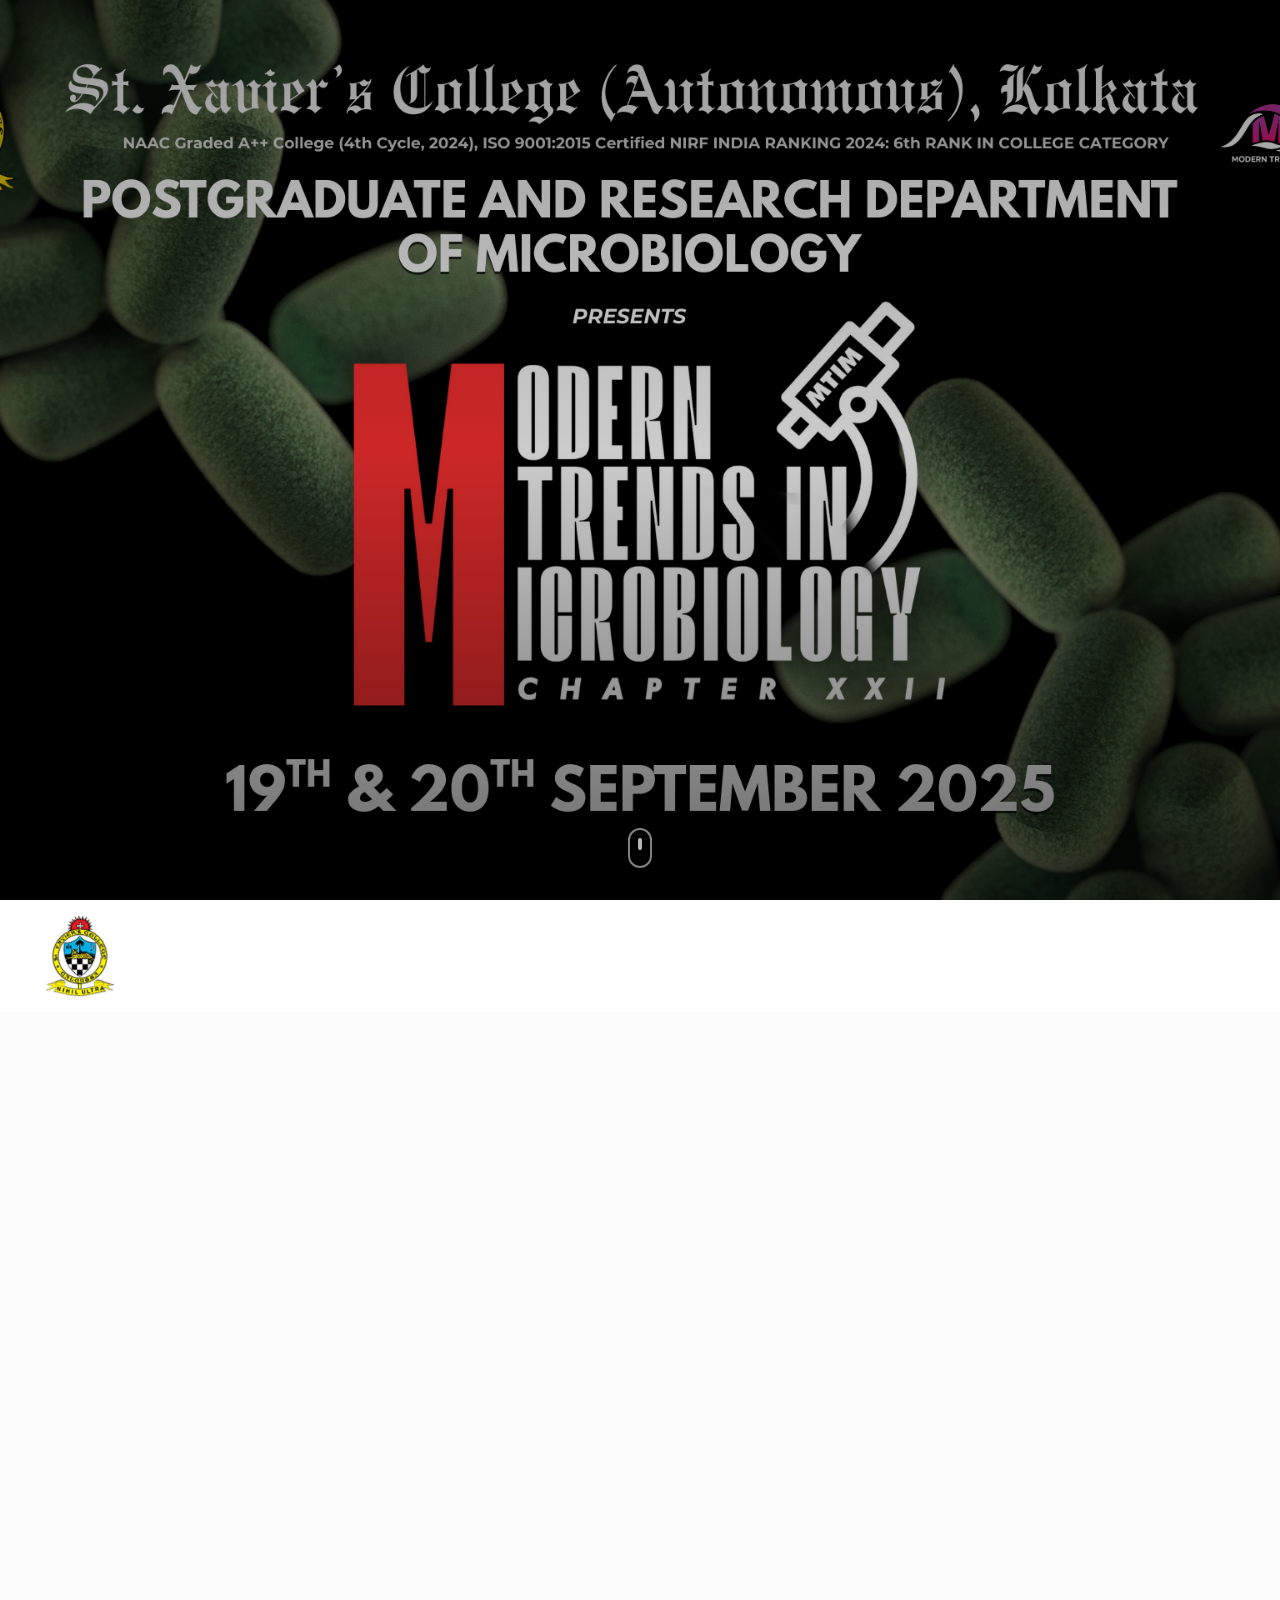
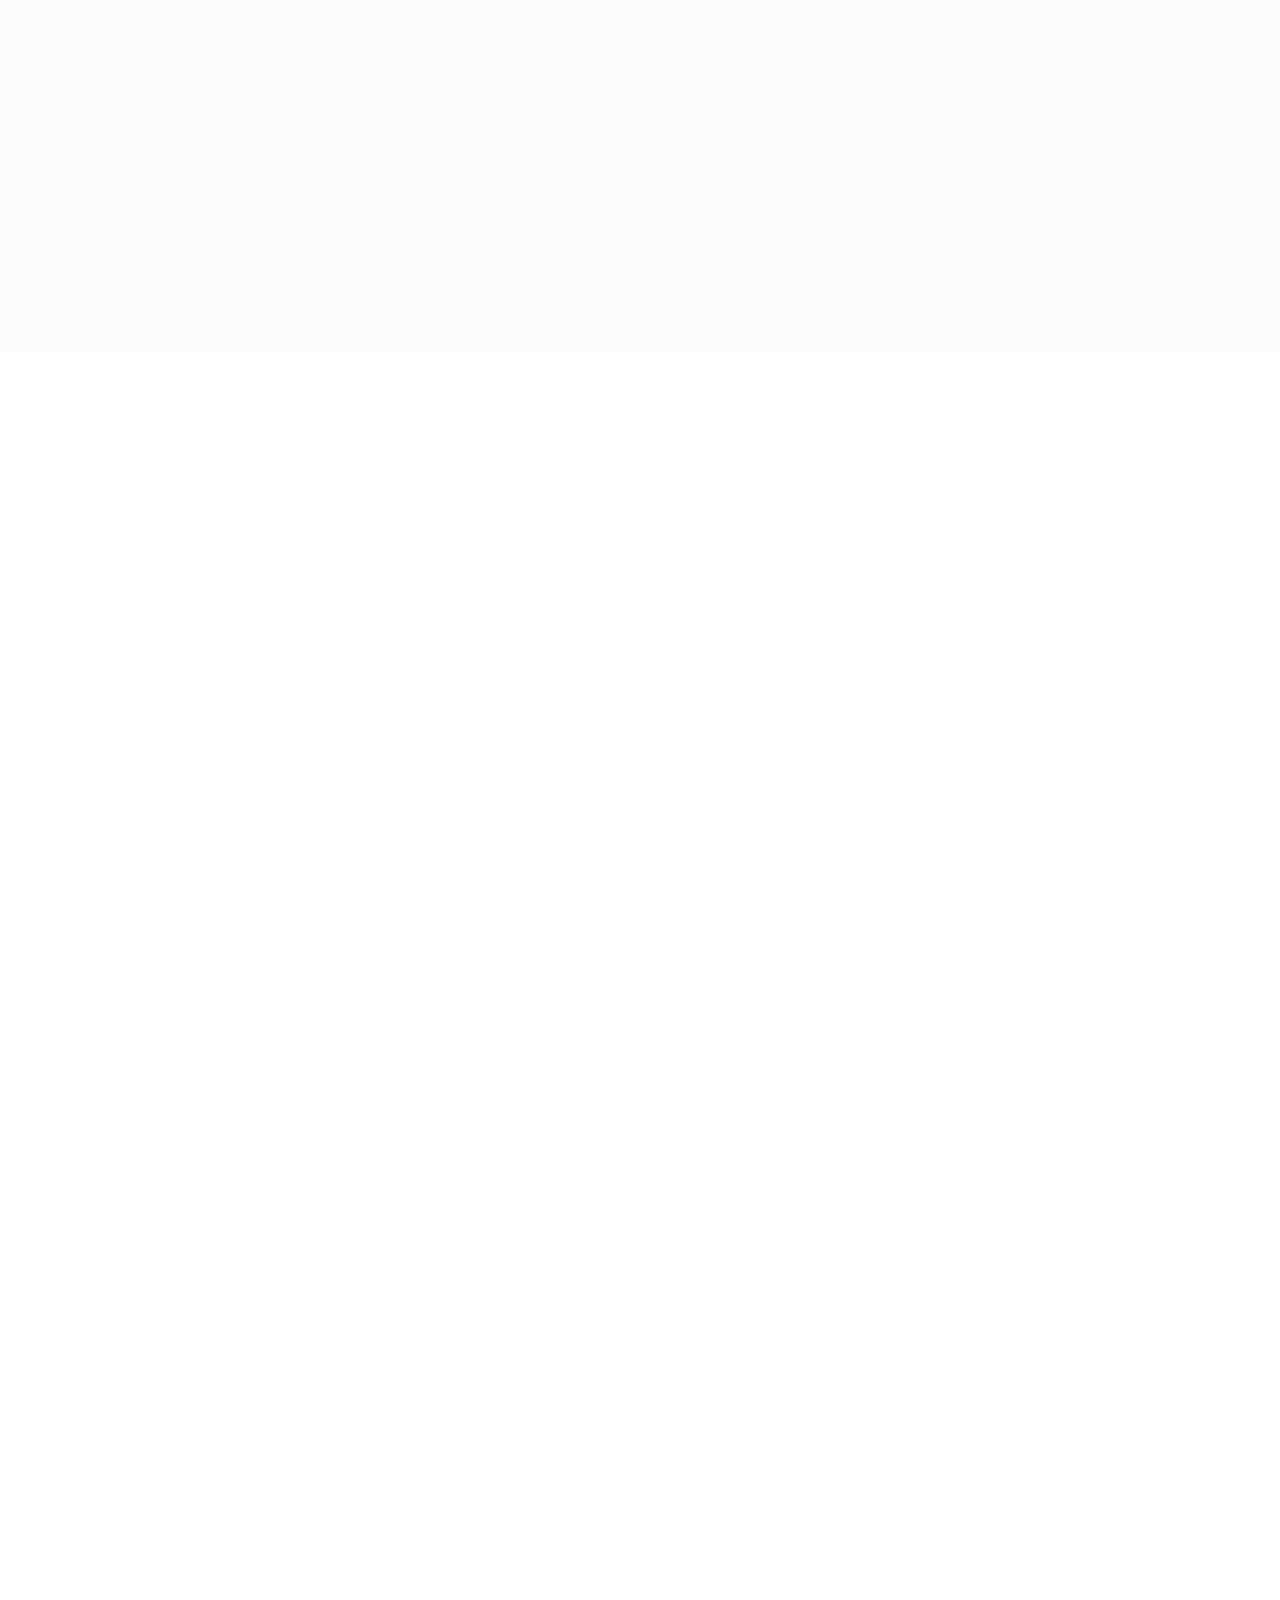
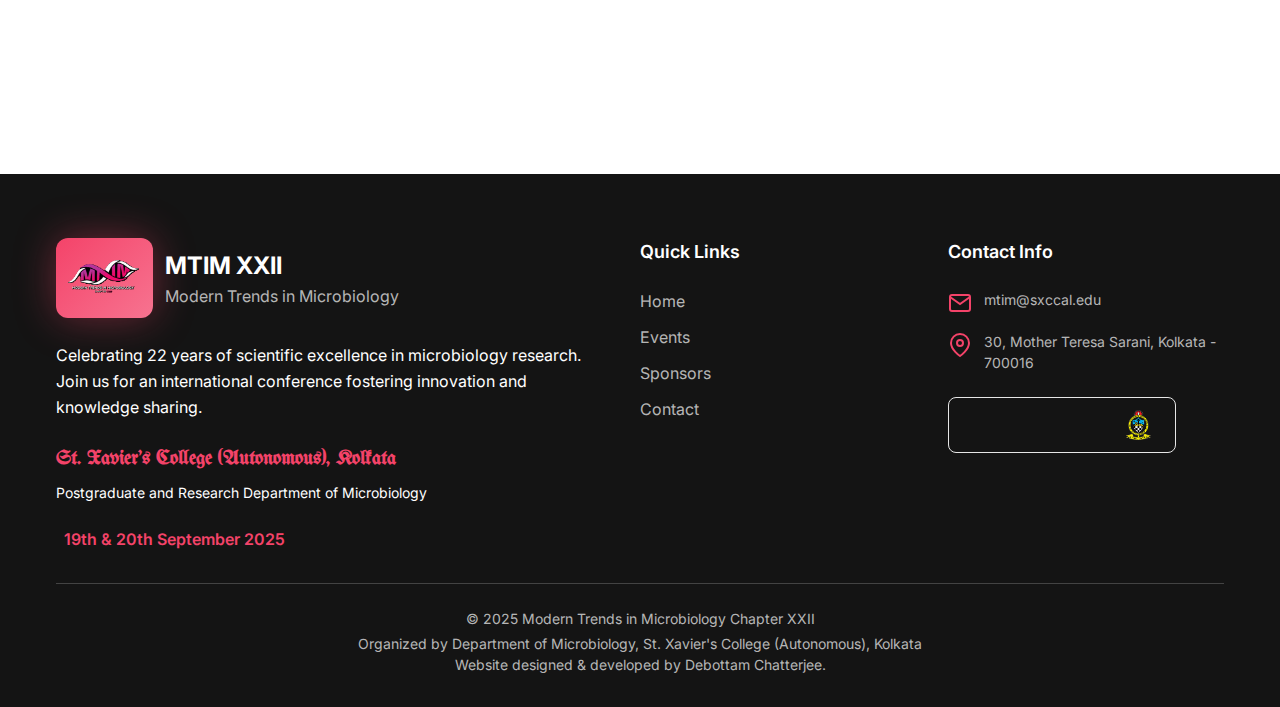
<file: index.html>
<!DOCTYPE html>
<html lang="en">
<head>
    <meta charset="UTF-8">
    <meta name="viewport" content="width=device-width, initial-scale=1.0">
    <title>MTIM XXII - Modern Trends in Microbiology | St. Xavier's College Kolkata</title>
    <meta name="description" content="Modern Trends in Microbiology Chapter XXII - International Conference hosted by Department of Microbiology, St. Xavier's College Kolkata">
    <meta name="author" content="St. Xavier's College Kolkata">
    
    <!-- Open Graph Meta Tags -->
    <meta property="og:title" content="MTIM XXII - Modern Trends in Microbiology">
    <meta property="og:description" content="International Conference on Modern Trends in Microbiology - Chapter XXII">
    <meta property="og:type" content="website">
    <meta property="og:url" content="https://mtim.sxccal.edu">
    
    <!-- Canonical Link -->
    <link rel="canonical" href="https://mtim.sxccal.edu">
    
    <link rel="stylesheet" href="styles.css">
</head>
<body>
    

    <main>
        <!-- Hero Section -->
        <section class="hero">
            <div class="hero-bg"></div>
            <div class="hero-overlay"></div>
            
            <div class="hero-content">
                </div>
            </div>

            <!-- Scroll Indicator -->
            <div class="scroll-indicator animate-float">
                <div class="scroll-mouse">
                    <div class="scroll-dot animate-pulse"></div>
                </div>
            </div>
        </section>
        
        <!-- Header -->
    <header class="header">
                <nav class="nav container">
            <a href="/" class="logo-link">
                <img src="assets/mtim-logo.png" alt="MTIM Logo" class="logo-img">
            </a>

            <!-- Desktop Navigation -->
            <div class="nav-desktop">
                <a href="/" class="nav-link animate-fade-up stagger-1">Home</a>
                <a href="/events.html" class="nav-link animate-fade-up stagger-2">Events</a>
                <a href="/sponsors.html" class="nav-link animate-fade-up stagger-3">Sponsors</a>
                <a href="/contact.html" class="nav-link animate-fade-up stagger-4">Contact Us</a>
            </div>

        <!-- Mobile Navigation -->
        <div class="mobile-nav container">
            <div class="mobile-nav-content">
                <a href="/" class="mobile-nav-link animate-fade-up stagger-1">Home</a>
                <a href="/events.html" class="mobile-nav-link animate-fade-up stagger-2">Events</a>
                <a href="/sponsors.html" class="mobile-nav-link animate-fade-up stagger-3">Sponsors</a>
                <a href="/contact.html" class="mobile-nav-link animate-fade-up stagger-4">Contact Us</a>
            </div>
        </div>
    
            <!-- Mobile Menu Button -->
            <button class="mobile-menu-btn">
                <svg class="icon" viewBox="0 0 24 24">
                    <line x1="4" x2="20" y1="12" y2="12"></line>
                    <line x1="4" x2="20" y1="6" y2="6"></line>
                    <line x1="4" x2="20" y1="18" y2="18"></line>
                </svg>
            </button>
        </nav>
</header>
        <!-- About Section -->
        <section id="about" class="section bg-muted">
            <div class="container">
                <div class="max-w-4xl mx-auto">
                    <!-- Section Header -->
                    <div class="section-header animate-fade-up">
                        <div class="badge badge-primary">About MTIM</div>
                        <h2 class="section-title">Unveiling the Unseen Frontiers of Science</h2>
                        <div class="section-divider"></div>
                    </div>

                    <!-- Main Content Card -->
                    <div class="card animate-scale-in">
                        <div class="card-content space-y-8">
                            <!-- Introduction -->
                            <div class="animate-fade-up">
                                <p class="text-lg leading-relaxed text-muted text-center">
                                    <strong class="text-primary">'Modern Trends in Microbiology'</strong> is a 
                                    premier conference hosted by the Department of Microbiology at
                                    <span class="font-olde-english text-primary text-xl">St. Xavier's College (Autonomous), Kolkata</span>.
                                </p>
                            </div>

                            <!-- Anniversary Highlight -->
                            <div class="card bg-hero text-white animate-slide-right">
                                <div class="card-content text-center">
                                    <!-- <h3 class="text-2xl font-bold text-primary mb-3">
                                        Celebrating 22 Years of Excellence
                                    </h3> -->
                                    <p class="text-lg">
                                        Unveiling the unseen frontiers of science, 'Modern Trends in Microbiology' is a premier conference hosted by the Department of Microbiology at St. Xavier’s College (Autonomous), Kolkata. Celebrating its 22nd anniversary, This prestigious international seminar, brainchild of Dr. Arup Kr. Mitra, continues to break new ground in biological knowledge. The seminar has consistently featured enlightening sessions by distinguished speakers from various institutions, both local and international, fostering interdepartmental connections. The upcoming event, scheduled for September 19th and 20th, 2025, welcomes esteemed institutions from across Kolkata to participate in a diverse array of activities.. St. Xavier's hosts a comprehensive Microbiology event featuring various competitions. Paper Presentation focuses on action-oriented research, while Poster Presentation encourages visual representation of scientific concepts. A three-round Quiz tests biology knowledge. This multifaceted array of events fosters interdepartmental connections and provides an enriching educational experience for students.
                                    </p>
                                </div>
                            </div>

                           
                        </div>
                    </div>
                </div>
            </div>
        </section>

        <!-- Team Section -->
        <section class="section">
            <div class="container">
                <div class="max-w-6xl mx-auto">
                    <!-- Section Header -->
                    <div class="section-header animate-fade-up">
                        <div class="badge badge-primary">Our Team</div>
                        <h2 class="section-title">Meet the Visionaries Behind MTIM</h2>
                        <div class="section-divider"></div>
                    </div>

                    <!-- Leadership Team -->
                    <div class="grid md:grid-cols-2 gap-8 mb-16">
                        <!-- Dr. Arup Kumar Mitra -->
                        <div class="card animate-scale-in stagger-1">
                            <div class="card-content">
                                <div class="flex items-start gap-6">
                                    <div class="avatar avatar-lg"><img src="assets/mtim-akm.jpg" alt="akm" width="100rem" style="border-radius: 50%;"></div>
                                    <div class="flex-1">
                                        <h3 class="text-xl font-bold mb-1">Dr. Arup Kumar Mitra</h3>
                                        <div class="badge badge-outline mb-4">Founder & Convenor of MTIM</div>
                                        <div class="relative">
                                            <svg class="icon text-primary absolute -top-2 -left-2" viewBox="0 0 24 24">
                                                <path d="M3 21c3 0 7-1 7-8V5c0-1.25-.756-2.017-2-2H4c-1.25 0-2 .75-2 1.972V11c0 1.25.75 2 2 2 1 0 1 0 1 1v1c0 1-1 2-2 2s-1 .008-1 1.031V20c0 1 0 1 1 1z"></path>
                                                <path d="M15 21c3 0 7-1 7-8V5c0-1.25-.757-2.017-2-2h-4c-1.25 0-2 .75-2 1.972V11c0 1.25.75 2 2 2h.75c0 2.25.25 4-2.75 4v3c0 1 0 1 1 1z"></path>
                                            </svg>
                                            <p class="text-muted leading-relaxed pl-4 italic">
                                                “I, the Convenor of Modern Trends in Microbiology, am immensely proud to witness the continued success and growth of this esteemed event organized by the Department of Microbiology, St. Xavier’s College (Autonomous), Kolkata. As we mark the 22nd year of MTIM, we reflect on how far we have come and the dedication that has brought us here. MTIM has always been a beacon of excellence, showcasing the hard work and passion of our students and the persistent efforts of our faculty, and support staff. This two-day seminar continues to foster scientific thinking and encourage our students to strive for greatness. I extend my heartfelt gratitude to Father Principal, Vice Principal, and the respected Dean of Arts and Science for their unwavering support on allowing us to organize this event. The energy and zeal I witness within the corridors of our department affirm that we have built a legacy that will endure.”

Wishing all the best and a successful MTIM XXII, Dr. Arup Kumar Mitra
                                            </p>
                                        </div>
                                    </div>
                                </div>
                            </div>
                        </div>

                        <!-- Dr. Debjani Dutta -->
                        <div class="card animate-scale-in stagger-2">
                            <div class="card-content">
                                <div class="flex items-start gap-6">
                                    <div class="avatar avatar-lg"><img src="assets/mtim-dd.jpeg" alt="dd" width="100rem" style="border-radius: 50%;"></div>
                                    <div class="flex-1">
                                        <h3 class="text-xl font-bold mb-1">Dr. Debjani Dutta</h3>
                                        <div class="badge badge-outline mb-4">Head of Department</div>
                                        <div class="relative">
                                            <svg class="icon text-primary absolute -top-2 -left-2" viewBox="0 0 24 24">
                                                <path d="M3 21c3 0 7-1 7-8V5c0-1.25-.756-2.017-2-2H4c-1.25 0-2 .75-2 1.972V11c0 1.25.75 2 2 2 1 0 1 0 1 1v1c0 1-1 2-2 2s-1 .008-1 1.031V20c0 1 0 1 1 1z"></path>
                                                <path d="M15 21c3 0 7-1 7-8V5c0-1.25-.757-2.017-2-2h-4c-1.25 0-2 .75-2 1.972V11c0 1.25.75 2 2 2h.75c0 2.25.25 4-2.75 4v3c0 1 0 1 1 1z"></path>
                                            </svg>
                                            <p class="text-muted leading-relaxed pl-4 italic">
                                                “The 22nd chapter of MTIM promises new experiences and heightened enthusiasm among the microbiology department members. Having evolved into an international event, the seminar provides a platform for students to showcase their scientific talents through oral and poster presentations based on extensive research. Renowned scientists contribute valuable insights, creating an environment where both faculty and students can share and gain knowledge about cutting-edge research in microbiology and biological sciences. This remarkable journey, made possible by the unwavering efforts of colleagues and students alike, is poised to surpass previous achievements. As we embark on this milestone chapter, we anticipate breaking new ground and achieving greater recognition for the dedicated work of all involved.”
                                            </p>
                                        </div>
                                    </div>
                                </div>
                            </div>
                        </div>
                    </div>

                    <!-- Student Core Committee -->
                    <div class="animate-fade-up">
                        <div class="text-center mb-8">
                            <h3 class="text-2xl font-bold mb-4">Student Core Committee</h3>
                            <p class="text-muted text-lg">The passionate student leaders driving MTIM XXII forward</p>
                        </div>

                        <div class="grid sm:grid-cols-2 lg:grid-cols-4 gap-6">
                            <div class="card text-center animate-slide-right stagger-1">
                                <div class="card-content">
                                    <div class="avatar mx-auto mb-4"><img src="assets/mtim-1.jpg" alt="1" width="90rem" style="border-radius: 50%;"></div>
                                    <h4 class="font-semibold mb-2">Subarna Pahari</h4>
                                    <div class="badge badge-secondary text-sm">PG Student Convenor</div>
                                </div>
                            </div>

                            <div class="card text-center animate-slide-right stagger-2">
                                <div class="card-content">
                                    <div class="avatar mx-auto mb-4"><img src="assets/mtim-4.jpg" alt="4" width="90rem" style="border-radius: 50%;"></div>
                                    <h4 class="font-semibold mb-2">Soham Mallik </h4>
                                    <div class="badge badge-secondary text-sm">PG Student Co-Convenor</div>
                                </div>
                            </div>

                            <div class="card text-center animate-slide-right stagger-3">
                                <div class="card-content">
                                    <div class="avatar mx-auto mb-4"><img src="assets/mtim-3.jpg" alt="3" width="90rem" style="border-radius: 50%;"></div>
                                    <h4 class="font-semibold mb-2">Soham Chakraborty</h4>
                                    <div class="badge badge-secondary text-sm">UG Student Convenor</div>
                                </div>
                            </div>

                            <div class="card text-center animate-slide-right stagger-4">
                                <div class="card-content">
                                    <div class="avatar mx-auto mb-4"><img src="assets/mtim-2.jpg" alt="4" width="90rem" style="border-radius: 50%;"></div>
                                    <h4 class="font-semibold mb-2">Archit Basak</h4>
                                    <div class="badge badge-secondary text-sm">UG Student Co-Convenor</div>
                                </div>
                            </div>
                        </div>
                    </div>
                </div>
            </div>
        </section>
    </main>

    <!-- Footer -->
    <footer class="footer">
        <div class="container">
            <div class="footer-content">
                <!-- MTIM Branding -->
                <div>
                    <div class="footer-brand">
                        <div class="footer-brand-icon">
                            <!-- <svg class="icon icon-lg text-white" viewBox="0 0 24 24">
                                <path d="M2 3h20l-2 4-2-1-1 3-1-1-3 3-3-3-1 1-1-3-2 1Z"></path>
                                <path d="M2 3v18l4-2 4 2 4-2 4 2 4-2 2 2V3"></path>
                            </svg> -->
                            <img src="assets/mtim.png" height="50rem" alt="">
                        </div>
                        <div>
                            <h3>MTIM XXII</h3>
                            <p>Modern Trends in Microbiology</p>
                        </div>
                    </div>
                    
                    <p class="text-white/80 leading-relaxed mb-6 max-w-md">
                        Celebrating 22 years of scientific excellence in microbiology research. 
                        Join us for an international conference fostering innovation and knowledge sharing.
                    </p>

                    <div class="mb-6">
                        <h4 class="font-olde-english text-xl text-primary mb-2">
                            St. Xavier's College (Autonomous), Kolkata
                        </h4>
                        <p class="text-white/70 text-sm">
                            Postgraduate and Research Department of Microbiology
                        </p>
                    </div>

                    <div class="flex items-center gap-2">
                        <div class="w-3 h-3 bg-primary rounded-full animate-pulse"></div>
                        <span class="text-primary font-semibold">19th & 20th September 2025</span>
                    </div>
                </div>

                <!-- Quick Links -->
                <div class="footer-section">
                    <h4>Quick Links</h4>
                    <ul class="footer-links">
                        <li><a href="/">Home</a></li>
                        <li><a href="/events.html">Events</a></li>
                        <li><a href="/sponsors.html">Sponsors</a></li>
                        <li><a href="/contact.html">Contact</a></li>
                    </ul>
                </div>

                <!-- Contact Information -->
                <div class="footer-section">
                    <h4>Contact Info</h4>
                    <ul class="footer-contact">
                        <li>
                            <svg class="icon footer-contact-icon" viewBox="0 0 24 24">
                                <path d="M4 4h16c1.1 0 2 .9 2 2v12c0 1.1-.9 2-2 2H4c-1.1 0-2-.9-2-2V6c0-1.1.9-2 2-2z"></path>
                                <polyline points="22,6 12,13 2,6"></polyline>
                            </svg>
                            <span>mtim@sxccal.edu</span>
                        </li>
                        <!-- <li>
                            <svg class="icon footer-contact-icon" viewBox="0 0 24 24">
                                <path d="M22 16.92v3a2 2 0 0 1-2.18 2 19.79 19.79 0 0 1-8.63-3.07 19.5 19.5 0 0 1-6-6 19.79 19.79 0 0 1-3.07-8.67A2 2 0 0 1 4.11 2h3a2 2 0 0 1 2 1.72 12.84 12.84 0 0 0 .7 2.81 2 2 0 0 1-.45 2.11L8.09 9.91a16 16 0 0 0 6 6l1.27-1.27a2 2 0 0 1 2.11-.45 12.84 12.84 0 0 0 2.81.7A2 2 0 0 1 22 16.92z"></path>
                            </svg>
                            <span>+91 33 2265 2001</span>
                        </li> -->
                        <li>
                            <svg class="icon footer-contact-icon" viewBox="0 0 24 24">
                                <path d="M21 10c0 7-9 13-9 13s-9-6-9-13a9 9 0 0 1 18 0z"></path>
                                <circle cx="12" cy="10" r="3"></circle>
                            </svg>
                            <span>30, Mother Teresa Sarani, Kolkata - 700016</span>
                        </li>
                    </ul>

                    <div class="mt-6">
                        <a href="https://www.sxccal.edu" target="_blank" class="btn btn-outline btn-sm">
                            Visit College Website
                            <!-- <svg class="icon icon-sm" viewBox="0 0 24 24">
                                <path d="m7 7 10 10-5 0 0-5"></path>
                                <path d="m22 2-5 5-5 0 0-5"></path>
                            </svg> -->
                            <img src="assets/mtim-logo.png" alt="sxc" height="30rem" class="ml-2">
                        </a>
                    </div>
                </div>
            </div>

            <!-- Bottom Bar -->
            <div class="footer-bottom">
                <!-- <div class="footer-bottom-content"> -->
                    <div class="footer-copyright">
                        <p>&copy; 2025 Modern Trends in Microbiology Chapter XXII</p>
                        <p class="text-xs mt-1">
                            Organized by Department of Microbiology, St. Xavier's College (Autonomous), Kolkata
                            <br>Website designed & developed by <a href="https://www.linkedin.com/in/debottam0812/" style="text-decoration: none; color: inherit;">Debottam Chatterjee</a>.
                        </p>
                    <!-- </div> -->
                    </div>
                </div>
            </div>
        </div>
    </footer>

    <script src="script.js"></script>
</body>
</html>
</file>
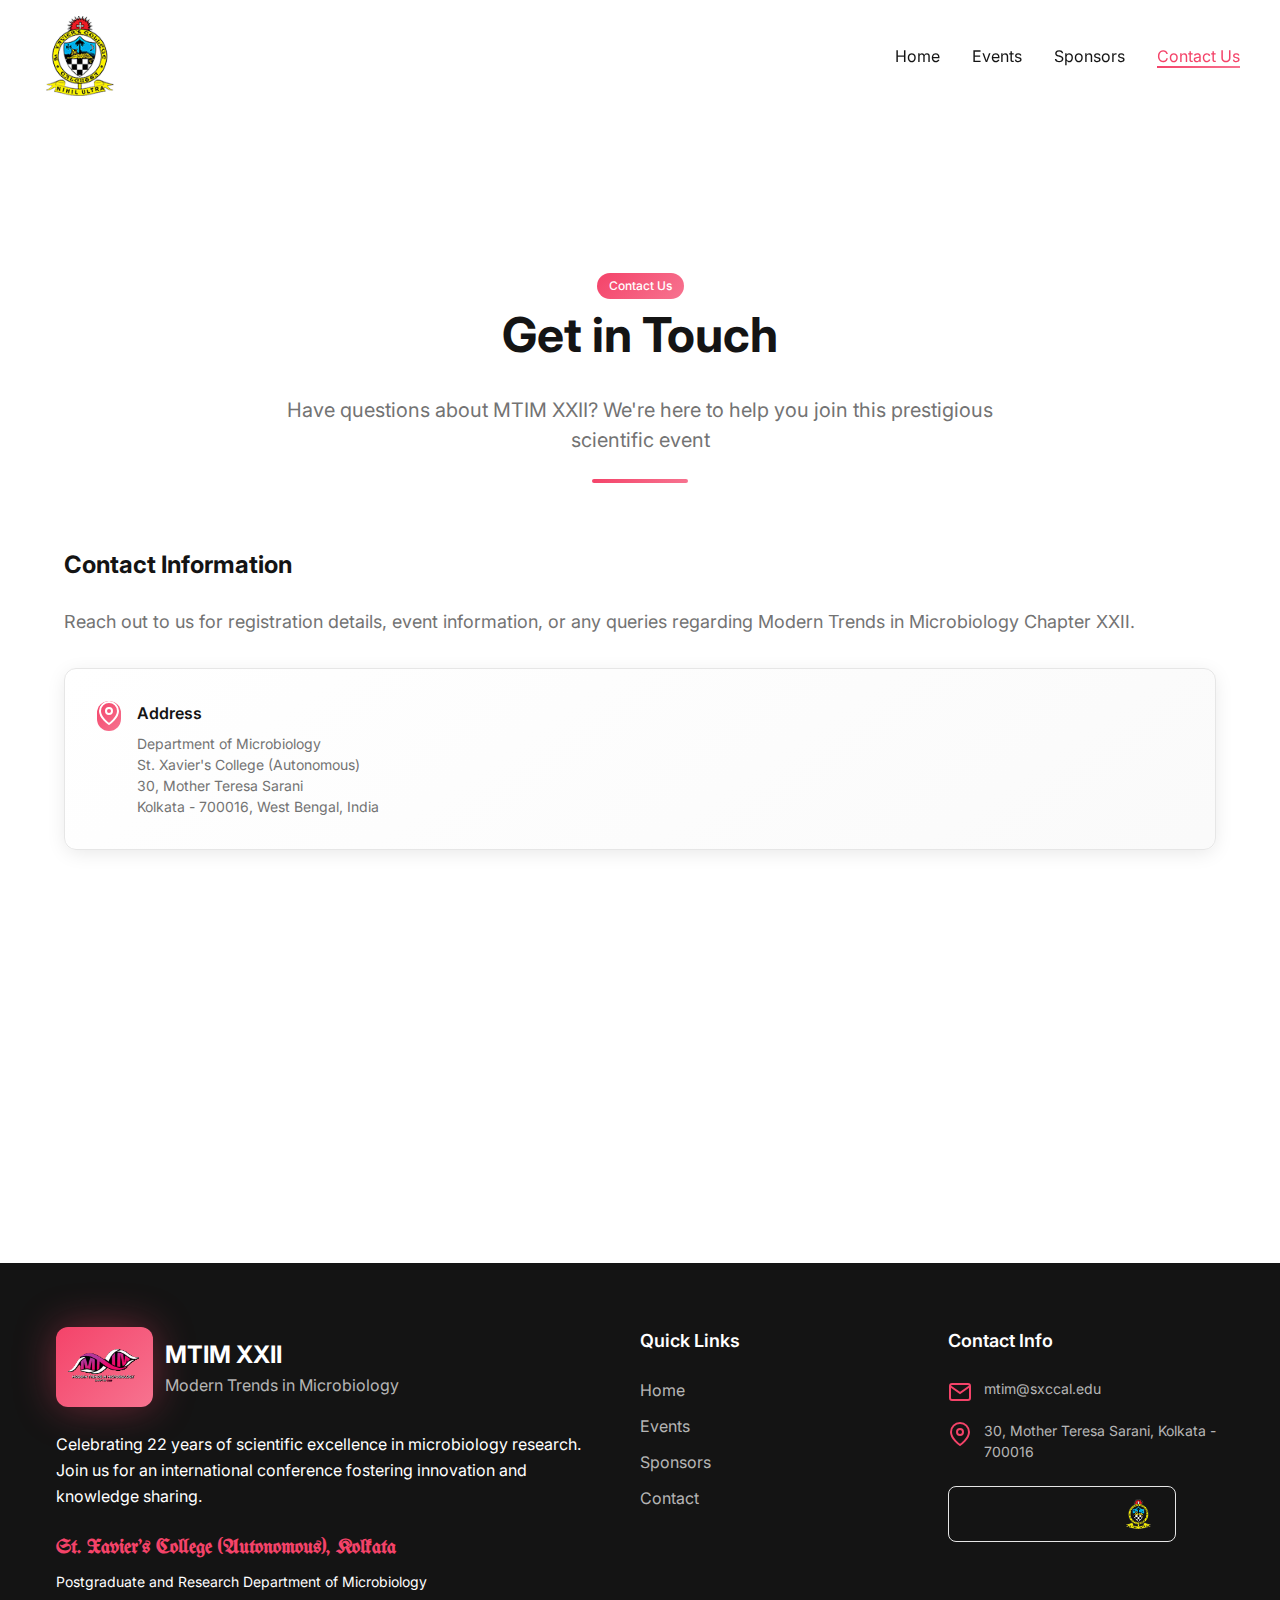
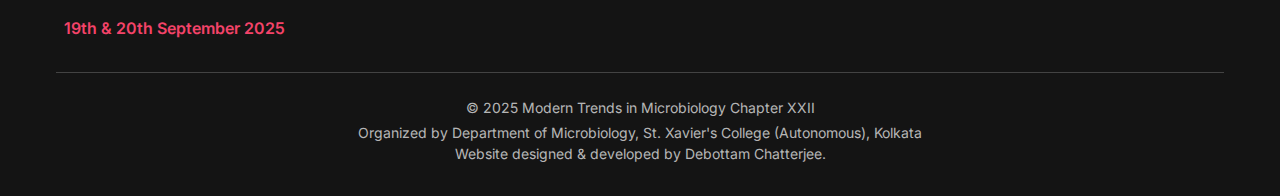
<file: contact.html>
<!DOCTYPE html>
<html lang="en">
<head>
    <meta charset="UTF-8">
    <meta name="viewport" content="width=device-width, initial-scale=1.0">
    <title>Contact Us - MTIM XXII | Modern Trends in Microbiology</title>
    <meta name="description" content="Get in touch with MTIM XXII organizers. Contact information, office hours, and inquiry form for Modern Trends in Microbiology Chapter XXII conference">
    <meta name="keywords" content="MTIM contact, microbiology conference contact, St Xavier's College contact, MTIM inquiries, conference registration">
    
    <!-- Open Graph Meta Tags -->
    <meta property="og:title" content="Contact Us - MTIM XXII">
    <meta property="og:description" content="Have questions about MTIM XXII? We're here to help you join this prestigious scientific event">
    <meta property="og:type" content="website">
    
    <link rel="stylesheet" href="styles.css">
</head>
<body>
    <!-- Header -->
    <header class="header">
                <nav class="nav container">
            <a href="/" class="logo-link">
                <img src="assets/mtim-logo.png" alt="MTIM Logo" class="logo-img">
            </a>

            <!-- Desktop Navigation -->
            <div class="nav-desktop">
                <a href="/" class="nav-link">Home</a>
                <a href="/events.html" class="nav-link">Events</a>
                <a href="/sponsors.html" class="nav-link">Sponsors</a>
                <a href="/contact.html" class="nav-link active">Contact Us</a>
            </div>

            <!-- Mobile Menu Button -->
            <button class="mobile-menu-btn">
                <svg class="icon" viewBox="0 0 24 24">
                    <line x1="4" x2="20" y1="12" y2="12"></line>
                    <line x1="4" x2="20" y1="6" y2="6"></line>
                    <line x1="4" x2="20" y1="18" y2="18"></line>
                </svg>
            </button>
        </nav>

        <!-- Mobile Navigation -->
        <div class="mobile-nav container">
            <div class="mobile-nav-content">
                <a href="/" class="mobile-nav-link">Home</a>
                <a href="/events.html" class="mobile-nav-link">Events</a>
                <a href="/sponsors.html" class="mobile-nav-link">Sponsors</a>
                <a href="/contact.html" class="mobile-nav-link active">Contact Us</a>
            </div>
        </div>
    </header>

    <main style="padding-top: 5rem;">
        <!-- Contact Section -->
        <section class="section">
            <div class="container">
                <div class="max-w-6xl mx-auto">
                    <!-- Section Header -->
                    <div class="section-header animate-fade-up">
                        <div class="badge badge-primary">Contact Us</div>
                        <h1 class="section-title">Get in Touch</h1>
                        <p class="section-subtitle">
                            Have questions about MTIM XXII? We're here to help you join this prestigious scientific event
                        </p>
                        <div class="section-divider"></div>
                    </div>

                    <div class="grid lg:grid-cols-1 gap-5">
                        <!-- Contact Information -->
                        <div class="space-y-6">
                            <div class="animate-fade-up">
                                <h3 class="text-2xl font-bold mb-6">Contact Information</h3>
                                <p class="text-muted text-lg leading-relaxed mb-8">
                                    Reach out to us for registration details, event information, or any queries 
                                    regarding Modern Trends in Microbiology Chapter XXII.
                                </p>
                            </div>

                            <div class="space-y-4">
                                <!-- Address -->
                                <div class="card animate-slide-right stagger-1">
                                    <div class="card-content">
                                        <div class="flex items-start gap-4">
                                            <div class="p-3 rounded-xl text-white shadow-md" style="background: var(--gradient-primary);">
                                                <svg class="icon" viewBox="0 0 24 24">
                                                    <path d="M21 10c0 7-9 13-9 13s-9-6-9-13a9 9 0 0 1 18 0z"></path>
                                                    <circle cx="12" cy="10" r="3"></circle>
                                                </svg>
                                            </div>
                                            
                                            <div class="flex-1">
                                                <h4 class="font-semibold mb-2">Address</h4>
                                                <div class="space-y-1">
                                                    <p class="text-muted text-sm">Department of Microbiology</p>
                                                    <p class="text-muted text-sm">St. Xavier's College (Autonomous)</p>
                                                    <p class="text-muted text-sm">30, Mother Teresa Sarani</p>
                                                    <p class="text-muted text-sm">Kolkata - 700016, West Bengal, India</p>
                                                </div>
                                            </div>
                                        </div>
                                    </div>
                                </div>

                                <!-- Phone -->
                                <div class="card animate-slide-right stagger-2">
                                    <div class="card-content">
                                        <div class="flex items-start gap-4">
                                            <div class="p-3 rounded-xl text-white shadow-md" style="background: linear-gradient(135deg, hsl(330 81% 60%), hsl(320 70% 50%));">
                                                <svg class="icon" viewBox="0 0 24 24">
                                                    <path d="M22 16.92v3a2 2 0 0 1-2.18 2 19.79 19.79 0 0 1-8.63-3.07 19.5 19.5 0 0 1-6-6 19.79 19.79 0 0 1-3.07-8.67A2 2 0 0 1 4.11 2h3a2 2 0 0 1 2 1.72 12.84 12.84 0 0 0 .7 2.81 2 2 0 0 1-.45 2.11L8.09 9.91a16 16 0 0 0 6 6l1.27-1.27a2 2 0 0 1 2.11-.45 12.84 12.84 0 0 0 2.81.7A2 2 0 0 1 22 16.92z"></path>
                                                </svg>
                                            </div>
                                            
                                            <div class="flex-1">
                                                <h4 class="font-semibold mb-2">Phone</h4>
                                                <div class="space-y-1">
                                                    <p class="text-muted text-sm">+91 83370 22119</p>
                                                    <p class="text-muted text-sm">+91 62918 98404</p>
                                                    <p class="text-muted text-sm">+91 93301 82642</p>
                                                    <p class="text-muted text-sm">+91 91639 57729</p>
                                                </div>
                                            </div>
                                        </div>
                                    </div>
                                </div>

                                <!-- Email -->
                                <div class="card animate-slide-right stagger-3">
                                    <div class="card-content">
                                        <div class="flex items-start gap-4">
                                            <div class="p-3 rounded-xl text-white shadow-md" style="background: linear-gradient(135deg, hsl(0 0% 8%), hsl(0 0% 25%));">
                                                <svg class="icon" viewBox="0 0 24 24">
                                                    <path d="M4 4h16c1.1 0 2 .9 2 2v12c0 1.1-.9 2-2 2H4c-1.1 0-2-.9-2-2V6c0-1.1.9-2 2-2z"></path>
                                                    <polyline points="22,6 12,13 2,6"></polyline>
                                                </svg>
                                            </div>
                                            
                                            <div class="flex-1">
                                                <h4 class="font-semibold mb-2">Email</h4>
                                                <div class="space-y-1">
                                                    <p class="text-muted text-sm">mtim@sxccal.edu</p>
                                                </div>
                                            </div>
                                        </div>
                                    </div>
                                </div>

                               
                        </div>

                        
                </div>
            </div>
        </section>
    </main>

       <!-- Footer -->
    <footer class="footer">
        <div class="container">
            <div class="footer-content">
                <!-- MTIM Branding -->
                <div>
                    <div class="footer-brand">
                        <div class="footer-brand-icon">
                            <!-- <svg class="icon icon-lg text-white" viewBox="0 0 24 24">
                                <path d="M2 3h20l-2 4-2-1-1 3-1-1-3 3-3-3-1 1-1-3-2 1Z"></path>
                                <path d="M2 3v18l4-2 4 2 4-2 4 2 4-2 2 2V3"></path>
                            </svg> -->
                            <img src="assets/mtim.png" height="50rem" alt="">
                        </div>
                        <div>
                            <h3>MTIM XXII</h3>
                            <p>Modern Trends in Microbiology</p>
                        </div>
                    </div>
                    
                    <p class="text-white/80 leading-relaxed mb-6 max-w-md">
                        Celebrating 22 years of scientific excellence in microbiology research. 
                        Join us for an international conference fostering innovation and knowledge sharing.
                    </p>

                    <div class="mb-6">
                        <h4 class="font-olde-english text-xl text-primary mb-2">
                            St. Xavier's College (Autonomous), Kolkata
                        </h4>
                        <p class="text-white/70 text-sm">
                            Postgraduate and Research Department of Microbiology
                        </p>
                    </div>

                    <div class="flex items-center gap-2">
                        <div class="w-3 h-3 bg-primary rounded-full animate-pulse"></div>
                        <span class="text-primary font-semibold">19th & 20th September 2025</span>
                    </div>
                </div>

                <!-- Quick Links -->
                <div class="footer-section">
                    <h4>Quick Links</h4>
                    <ul class="footer-links">
                        <li><a href="/">Home</a></li>
                        <li><a href="/events.html">Events</a></li>
                        <li><a href="/sponsors.html">Sponsors</a></li>
                        <li><a href="/contact.html">Contact</a></li>
                    </ul>
                </div>

                <!-- Contact Information -->
                <div class="footer-section">
                    <h4>Contact Info</h4>
                    <ul class="footer-contact">
                        <li>
                            <svg class="icon footer-contact-icon" viewBox="0 0 24 24">
                                <path d="M4 4h16c1.1 0 2 .9 2 2v12c0 1.1-.9 2-2 2H4c-1.1 0-2-.9-2-2V6c0-1.1.9-2 2-2z"></path>
                                <polyline points="22,6 12,13 2,6"></polyline>
                            </svg>
                            <span>mtim@sxccal.edu</span>
                        </li>
                        <li>
                            <svg class="icon footer-contact-icon" viewBox="0 0 24 24">
                                <path d="M21 10c0 7-9 13-9 13s-9-6-9-13a9 9 0 0 1 18 0z"></path>
                                <circle cx="12" cy="10" r="3"></circle>
                            </svg>
                            <span>30, Mother Teresa Sarani, Kolkata - 700016</span>
                        </li>
                    </ul>

                    <div class="mt-6">
                        <a href="https://www.sxccal.edu" target="_blank" class="btn btn-outline btn-sm">
                            Visit College Website
                            <!-- <svg class="icon icon-sm" viewBox="0 0 24 24">
                                <path d="m7 7 10 10-5 0 0-5"></path>
                                <path d="m22 2-5 5-5 0 0-5"></path>
                            </svg> -->
                            <img src="assets/mtim-logo.png" alt="sxc" height="30rem" class="ml-2">
                        </a>
                    </div>
                </div>
            </div>

            <!-- Bottom Bar -->
            <div class="footer-bottom">
                <!-- <div class="footer-bottom-content"> -->
                    <div class="footer-copyright">
                        <p>&copy; 2025 Modern Trends in Microbiology Chapter XXII</p>
                        <p class="text-xs mt-1">
                            Organized by Department of Microbiology, St. Xavier's College (Autonomous), Kolkata
                            <br>Website designed & developed by <a href="https://www.linkedin.com/in/debottam0812/" style="text-decoration: none; color: inherit;">Debottam Chatterjee</a>.
                        </p>
                    <!-- </div> -->
                    </div>
                </div>
            </div>
        </div>
    </footer>

    <script src="script.js"></script>
</body>
</html>
</file>
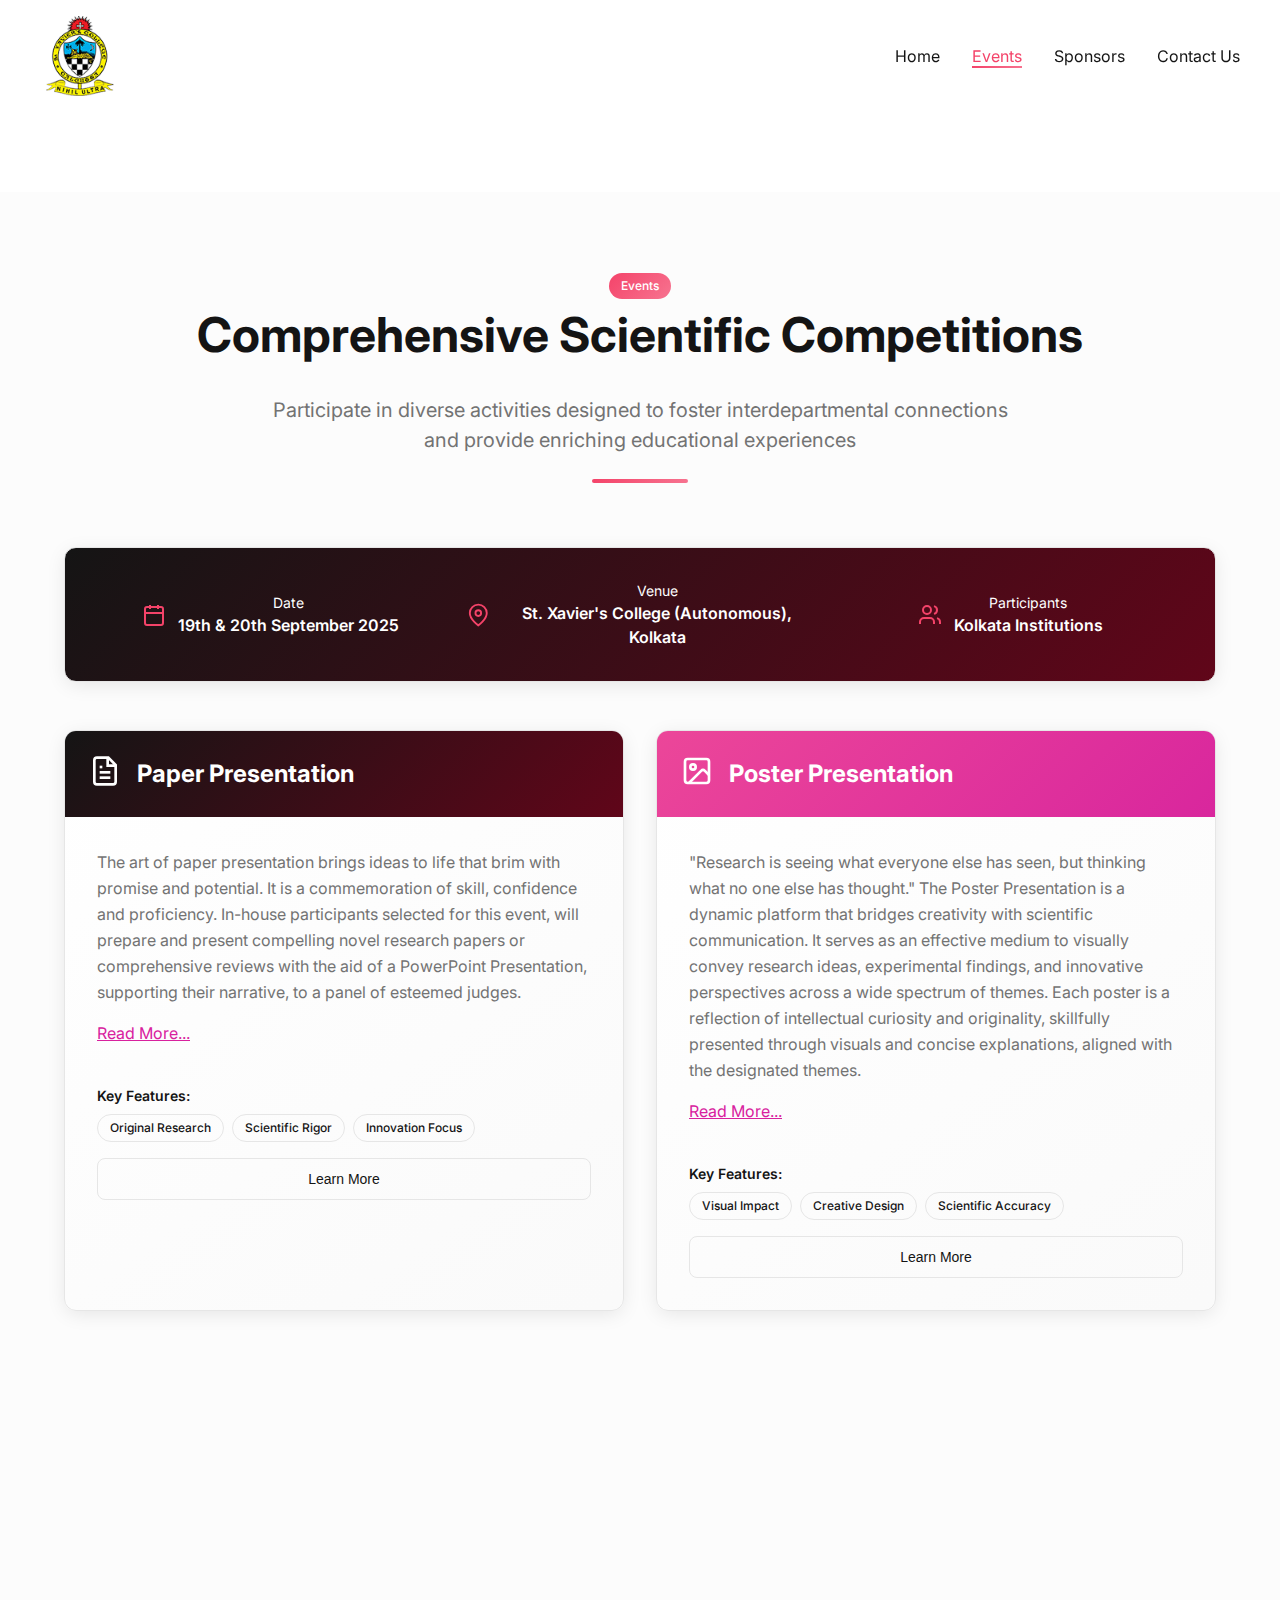
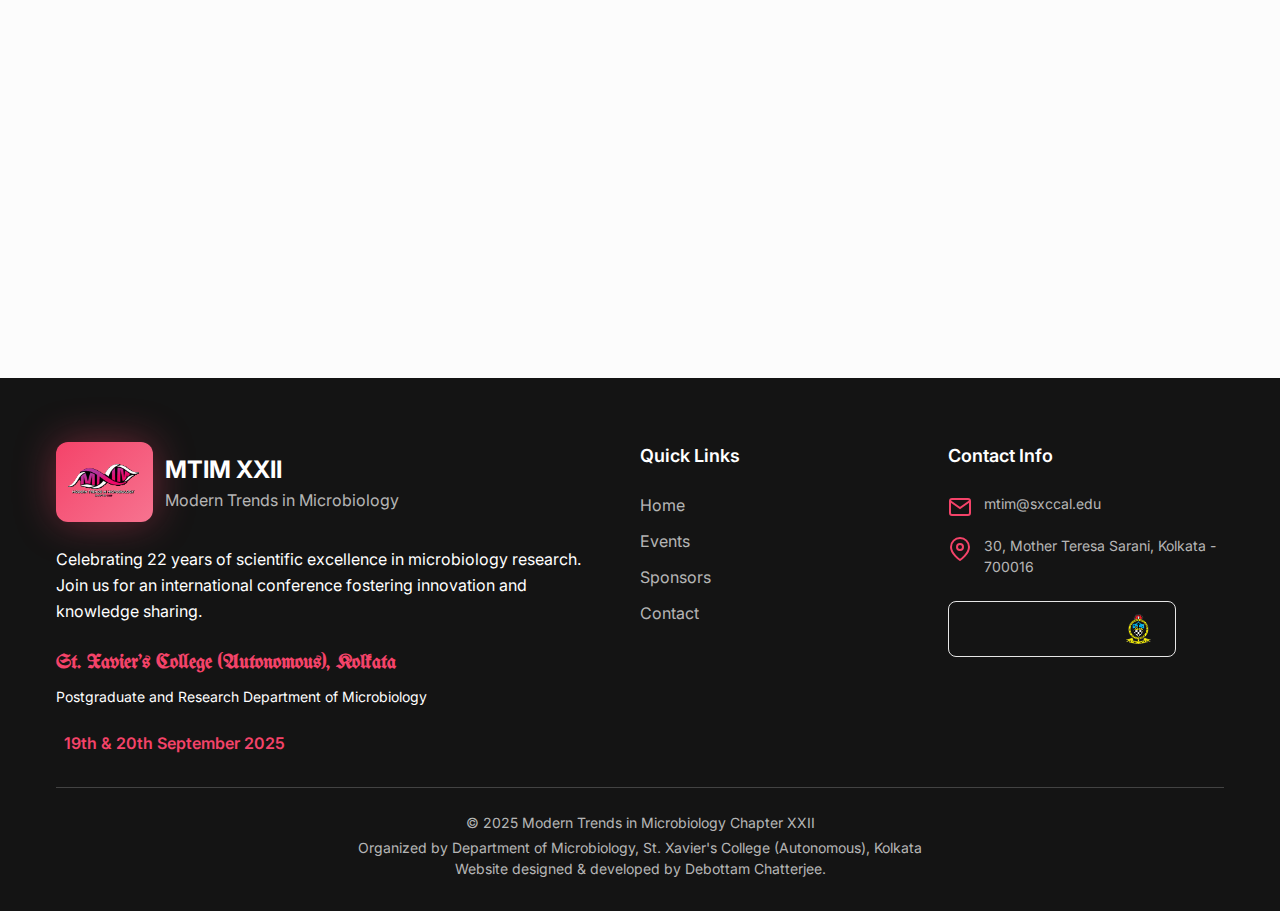
<file: events.html>
<!DOCTYPE html>
<html lang="en">
<head>
    <meta charset="UTF-8">
    <meta name="viewport" content="width=device-width, initial-scale=1.0">
    <title>Events - MTIM XXII | Modern Trends in Microbiology</title>
    <meta name="description" content="Explore the diverse scientific competitions and events at MTIM XXII - Paper presentations, poster displays, biology quiz, and MicroBizz innovation challenge">
    <meta name="keywords" content="MTIM events, microbiology competition, scientific presentation, biology quiz, BioBuzz, St Xavier's College">
    
    <!-- Open Graph Meta Tags -->
    <meta property="og:title" content="Events - MTIM XXII">
    <meta property="og:description" content="Comprehensive scientific competitions at Modern Trends in Microbiology Chapter XXII">
    <meta property="og:type" content="website">
    
    <link rel="stylesheet" href="styles.css">
</head>
<body>
    <!-- Header -->
    <header class="header">
                <nav class="nav container">
            <a href="/" class="logo-link">
                <img src="assets/mtim-logo.png" alt="MTIM Logo" class="logo-img">
            </a>

            <!-- Desktop Navigation -->
            <div class="nav-desktop">
                <a href="/" class="nav-link">Home</a>
                <a href="/events.html" class="nav-link active">Events</a>
                <a href="/sponsors.html" class="nav-link">Sponsors</a>
                <a href="/contact.html" class="nav-link">Contact Us</a>
            </div>

            <!-- Mobile Menu Button -->
            <button class="mobile-menu-btn">
                <svg class="icon" viewBox="0 0 24 24">
                    <line x1="4" x2="20" y1="12" y2="12"></line>
                    <line x1="4" x2="20" y1="6" y2="6"></line>
                    <line x1="4" x2="20" y1="18" y2="18"></line>
                </svg>
            </button>
        </nav>

        <!-- Mobile Navigation -->
        <div class="mobile-nav container">
            <div class="mobile-nav-content">
                <a href="/" class="mobile-nav-link">Home</a>
                <a href="/events.html" class="mobile-nav-link active">Events</a>
                <a href="/sponsors.html" class="mobile-nav-link">Sponsors</a>
                <a href="/contact.html" class="mobile-nav-link">Contact Us</a>
            </div>
        </div>
    </header>

    <main style="padding-top: 5rem;">
        <!-- Events Section -->
        <section class="section bg-muted">
            <div class="container">
                <div class="max-w-6xl mx-auto">
                    <!-- Section Header -->
                    <div class="section-header animate-fade-up">
                        <div class="badge badge-primary">Events</div>
                        <h1 class="section-title">Comprehensive Scientific Competitions</h1>
                        <p class="section-subtitle">
                            Participate in diverse activities designed to foster interdepartmental connections 
                            and provide enriching educational experiences
                        </p>
                        <div class="section-divider"></div>
                    </div>

                    <!-- Event Details Banner -->
                    <div class="card bg-hero text-white mb-12 animate-scale-in">
                        <div class="card-content">
                            <div class="grid md:grid-cols-3 gap-6 text-center">
                                <div class="flex items-center justify-center gap-3">
                                    <svg class="icon text-primary" viewBox="0 0 24 24">
                                        <path d="M8 2v4"></path>
                                        <path d="M16 2v4"></path>
                                        <rect width="18" height="18" x="3" y="4" rx="2"></rect>
                                        <path d="M3 10h18"></path>
                                    </svg>
                                    <div>
                                        <p class="text-sm opacity-90">Date</p>
                                        <p class="font-semibold">19th & 20th September 2025</p>
                                    </div>
                                </div>
                                <div class="flex items-center justify-center gap-3">
                                    <svg class="icon text-primary" viewBox="0 0 24 24">
                                        <path d="M21 10c0 7-9 13-9 13s-9-6-9-13a9 9 0 0 1 18 0z"></path>
                                        <circle cx="12" cy="10" r="3"></circle>
                                    </svg>
                                    <div>
                                        <p class="text-sm opacity-90">Venue</p>
                                        <p class="font-semibold">St. Xavier's College (Autonomous), Kolkata</p>
                                    </div>
                                </div>
                                <div class="flex items-center justify-center gap-3">
                                    <svg class="icon text-primary" viewBox="0 0 24 24">
                                        <path d="M16 21v-2a4 4 0 0 0-4-4H6a4 4 0 0 0-4 4v2"></path>
                                        <circle cx="9" cy="7" r="4"></circle>
                                        <path d="M22 21v-2a4 4 0 0 0-3-3.87"></path>
                                        <path d="M16 3.13a4 4 0 0 1 0 7.75"></path>
                                    </svg>
                                    <div>
                                        <p class="text-sm opacity-90">Participants</p>
                                        <p class="font-semibold">Kolkata Institutions</p>
                                    </div>
                                </div>
                            </div>
                        </div>
                    </div>

                    <!-- Events Grid -->
                    <div class="grid md:grid-cols-2 gap-8">
                        <!-- Paper Presentation -->
                        <div class="card animate-slide-right stagger-1">
                            <div class="bg-hero text-white p-6 relative overflow-hidden">
                                <div class="flex items-center gap-4 relative z-10">
                                    <div class="bg-white/20 p-3 rounded-xl backdrop-blur-sm">
                                        <svg class="icon icon-lg" viewBox="0 0 24 24">
                                            <path d="M14.5 2H6a2 2 0 0 0-2 2v16a2 2 0 0 0 2 2h12a2 2 0 0 0 2-2V7.5L14.5 2z"></path>
                                            <polyline points="14,2 14,8 20,8"></polyline>
                                            <line x1="16" x2="8" y1="13" y2="13"></line>
                                            <line x1="16" x2="8" y1="17" y2="17"></line>
                                            <polyline points="10,9 9,9 8,9"></polyline>
                                        </svg>
                                    </div>
                                    <h3 class="text-2xl font-bold">Paper Presentation</h3>
                                </div>
                                
                                <!-- Decorative Background Elements -->
                                <div class="absolute top-0 right-0 w-32 h-32 bg-white/10 rounded-full -translate-y-16 translate-x-16"></div>
                                <div class="absolute bottom-0 left-0 w-24 h-24 bg-white/5 rounded-full translate-y-12 -translate-x-12"></div>
                            </div>

                            <div class="card-content space-y-4">
                                <p class="text-muted leading-relaxed">
                                   The art of paper presentation brings ideas to life that brim with promise and potential. It is a commemoration of skill, confidence and proficiency. In-house participants selected for this event, will prepare and present compelling novel research papers or comprehensive reviews with the aid of a PowerPoint Presentation, supporting their narrative, to a panel of esteemed judges.
                                </p>
                                <span class="text-muted leading-relaxed" id="More2" style="display:none;">
                                    This event is exclusively for selected SXC students.<br><br>

The presentation of the participants must either constitute an original work or a review article.<br><br>

Each team may consist of two (2) presenters.<br><br>

The total allotted time for each presentation is 10 minutes, comprising 8 minutes for elaborating on the topic, followed by a warning buzzer at the 8th minute and a final buzzer at the end of the 10th minute, which will conclude the presentation. A question-and-answer session for 2 minutes will further follow this. If the participants continue to speak after the wrap-up time warning, their presentation will be halted and the participants will be deemed disqualified.<br><br>

The evaluation will be based on presentation skills, content of the presentation and adherence to the allotted time limit. Marks will be awarded accordingly and the decision of the judges will be final and binding.<br><br>

Every team is required to submit the full paper along with its abstract. The complete submission — including the abstract and references — must not exceed three (3) pages in total. If the word limit is exceeded, only the first three pages will be considered for evaluation.<br><br>

The deadline for submission of abstracts is 9th September, 2025.<br><br>

Submission of Abstract<br>
Paper Presentation -<br><br>

Deadline: 9th September, 2025<br><br>

Abstract Submission Conditions: Must complete website registration and fee payment before submission. The abstract should be 1200 words long.<br><br>

Formatting Guidelines: Heading: Times New Roman, 14 point, bold, uppercase. Subheadings & Author Details: Times New Roman, 13 point. Include names, designation, and organization. The presenter's email should be on the third line. Content & Keywords: Times New Roman, 12 point, 1.5 line spacing.<br><br>

References: Include up to 10 references.<br><br>

Plagiarism: Ensure it is below 5%.<br><br>

File Format: PDF

                                </span>
                                <p style="color: rgb(216, 33, 158); cursor: pointer;" onclick="expand2()" id="cl2"><u>Read More...</u></p> <br>
                                <div class="space-y-2">
                                    <p class="font-semibold text-sm">Key Features:</p>
                                    <div class="flex flex-wrap gap-2">
                                        <div class="badge badge-outline text-xs">Original Research</div>
                                        <div class="badge badge-outline text-xs">Scientific Rigor</div>
                                        <div class="badge badge-outline text-xs">Innovation Focus</div>
                                    </div>
                                </div>

                                <button class="btn btn-outline w-full" onclick="window.open('https://drive.google.com/file/d/14BzOC-7x_-z3MwOR26rYark3C52-YSR-/preview')">Learn More</button>
                            </div>
                        </div>

                        <!-- Poster Presentation -->
                        <div class="card animate-slide-right stagger-2">
                            <div class="bg-hero text-white p-6 relative overflow-hidden" style="background: linear-gradient(135deg, hsl(330 81% 60%), hsl(320 70% 50%));">
                                <div class="flex items-center gap-4 relative z-10">
                                    <div class="bg-white/20 p-3 rounded-xl backdrop-blur-sm">
                                        <svg class="icon icon-lg" viewBox="0 0 24 24">
                                            <rect width="18" height="18" x="3" y="3" rx="2" ry="2"></rect>
                                            <circle cx="9" cy="9" r="2"></circle>
                                            <path d="m21 15-3.086-3.086a2 2 0 0 0-2.828 0L6 21"></path>
                                        </svg>
                                    </div>
                                    <h3 class="text-2xl font-bold">Poster Presentation</h3>
                                </div>
                                
                                <div class="absolute top-0 right-0 w-32 h-32 bg-white/10 rounded-full -translate-y-16 translate-x-16"></div>
                                <div class="absolute bottom-0 left-0 w-24 h-24 bg-white/5 rounded-full translate-y-12 -translate-x-12"></div>
                            </div>

                            <div class="card-content space-y-4">
                                <p class="text-muted leading-relaxed">
                                    "Research is seeing what everyone else has seen, but thinking what no one else has thought."
The Poster Presentation is a dynamic platform that bridges creativity with scientific communication. It serves as an effective medium to visually convey research ideas, experimental findings, and innovative perspectives across a wide spectrum of themes. Each poster is a reflection of intellectual curiosity and originality, skillfully presented through visuals and concise explanations, aligned with the designated themes.
                                </p>
                                <span class="text-muted leading-relaxed" id="More1" style="display:none;">
                                    <br>
                                    THE THEMES OF THE POSTER PRESENTATION ARE:<br><br>
                                        1. AI IN STEM CELL THERAPY <br>
2. RHIZOBACTERIA IN AGRICULTURE <br>
3. BACTERIA AS BIOMARKERS <br>
4. EXTRATERRESTRIAL BACTERIA <br>
5. NANOTECHNOLOGY IN FIELDS OF MICROBIOLOGY <br>
<br><br>
 ALL POSTERS PRESENTED ON THIS TOPIC MUST EITHER BE BASED ON ORIGINAL WORK OR MAY BE REVIEWED. <br><br>

• THE POSTER DIMENSIONS ARE 1M X 1M WITH BOLD TEXT, LEGIBLE ENOUGH TO BE READ FROM A 30-METER DISTANCE. <br> <br>
• THE MAXIMUM NUMBER OF MEMBERS ALLOWED IN A SINGLE TEAM IS 5 AND
THE MINIMUM NUMBER OF MEMBERS IS 2, OUT OF WHICH ONLY 2 MEMBERS SHOULD PRESENT IT. <br> <br>
• EACH TEAM WILL GET A TIME LIMIT OF 5 MINUTES. 3 MINUTES ARE ALLOTTED FOR THE POSTER DEMONSTRATION AND 2 MINUTES FOR THE QUESTION-ANSWER SESSION MODERATED BY THE RESPECTIVE JUDGES OF THE EVENT.
<br><br>• THE REGISTRATION FEES FOR
POSTER PRESENTATION ARE ₹ 400FOR EACH STUDENT PARTICIPANT AND ₹ 800 FOR EACH TEACHER/SCHOLAR.
REGISTRATION IS TO BE DONE BY THE RESPECTIVE TEAM LEADER ONLY, INDIVIDUAL MEMBERS OF THE TEAM
ARE NOT REQUIRED TO REGISTER SEPARATELY AND PAYMENTS NEED TO BE DONE ALL TOGETHER. <br><br>
• THE EVALUATION WILL BE BASED ON PRESENTATION SKILLS, CONTENT
OF THE POSTER AND ADHERENCE TO THE ALLOTTED TIME LIMIT. 
MARKS WILL BE AWARDED
ACCORDINGLY AND THE DECISION OF THE JUDGES WILL BE FINAL AND
BINDING. <br><br>
                                ●ABSTRACT SUBMISSION CONDITIONS: <br><br>
- MUST COMPLETE WEBSITE REGISTRATION AND FEE PAYMENT BEFORE SUBMISSION. <br><br>
- THE ABSTRACT SHOULD BE 250-300 WORDS LONG. <br><br>
4. FORMATTING GUIDELINES: <br><br>
 • HEADING: TIMES NEW ROMAN, 14 POINT, BOLD, UPPERCASE
SUBHEADINGS <br><br>
• AUTHOR DETAILS: <br><br>
TIMES NEW ROMAN, 13 POINT.<br><br>
INCLUDE NAMES, DESIGNATION,
AND ORGANIZATION.<br><br>
PRESENTER’S EMAIL SHOULD BE ON THE THIRD LINE.<br><br>
• CONTENT & KEYWORDS: TIMES NEW ROMAN, 12 POINT, 1.5 LINE
SPACING.<br><br>
5. REFERENCES: INCLUDE UP TO 3 REFERENCES.<br><br>
6. PLAGIARISM: ENSURE IT IS BELOW 5%.<br><br>
7. FILE FORMAT: MS WORD.<br><br>
</span>
                           
                           <p style="color: rgb(216, 33, 158); cursor: pointer;" onclick="expand1()" id="cl1"><u>Read More...</u></p> <br>
                                <div class="space-y-2">
                                    <p class="font-semibold text-sm">Key Features:</p>
                                    <div class="flex flex-wrap gap-2">
                                        <div class="badge badge-outline text-xs">Visual Impact</div>
                                        <div class="badge badge-outline text-xs">Creative Design</div>
                                        <div class="badge badge-outline text-xs">Scientific Accuracy</div>
                                    </div>
                                </div>

                                <button class="btn btn-outline w-full" onclick="window.open('https://drive.google.com/file/d/14BzOC-7x_-z3MwOR26rYark3C52-YSR-/preview')">Learn More</button>
                            </div>
                        </div>

                        <!-- Biology Quiz -->
                        <div class="card animate-slide-right stagger-3">
                            <div class="bg-hero text-white p-6 relative overflow-hidden" style="background: linear-gradient(135deg, hsl(0 0% 8%), hsl(0 0% 25%));">
                                <div class="flex items-center gap-4 relative z-10">
                                    <div class="bg-white/20 p-3 rounded-xl backdrop-blur-sm">
                                        <svg class="icon icon-lg" viewBox="0 0 24 24">
                                            <path d="M9.5 16a3.5 3.5 0 1 1 0-7 3.5 3.5 0 0 1 0 7z"></path>
                                            <path d="m21 16-4.35-4.35"></path>
                                            <path d="M15 9h6l-6-6v6z"></path>
                                        </svg>
                                    </div>
                                    <h3 class="text-2xl font-bold">Frame Test</h3>
                                </div>
                                
                                <div class="absolute top-0 right-0 w-32 h-32 bg-white/10 rounded-full -translate-y-16 translate-x-16"></div>
                                <div class="absolute bottom-0 left-0 w-24 h-24 bg-white/5 rounded-full translate-y-12 -translate-x-12"></div>
                            </div>

                            <div class="card-content space-y-4">
                                <p class="text-muted leading-relaxed">
                                    The realm of biology is ever-changing, teeming with life in all its forms. The photography event at MTIM invites you to focus your lens and freeze these fleeting moments in time. This is your opportunity to reveal the splendour of nature- dynamic, diverse, and endlessly captivating. From the intricate patterns of the microscopic world to the grandeur of vast ecosystems, capture the silent stories, delicate interactions, and vibrant expressions that make the living world extraordinary.
                                </p>
                                <span class="text-muted leading-relaxed" id="More4" style="display:none;">
                                    <br><br>
                                    Rules for the competition:<br><br>

1. The theme for photography is Living Landscapes: Voices through the Lens.<br><br>

2. Mobile photography will be accepted.<br><br>

3. Basic editing, including colour enhancement, the use of filters, and cropping of the photo(s) is acceptable, provided any such editing does not affect the authenticity and/or genuineness of the photo(s). However, monochrome pictures are not permitted.<br><br>

4. Advanced editing, such as excessive colour grading, used to create illusions, deceptions and/or manipulations, and the adding and removing of significant elements within the frame is prohibited.<br><br>

5. The minimum size for each photograph must be 2 MB.<br><br>

6. Participants are required to provide a unique name and a description for every photo submitted.<br><br>

7. Plagiarism or display of any kind of vulgarity may lead to cancellation of entries.<br><br>

8. The results of the competition will be based on judgement by the judges on the day of the event.
                                    </span>
                                <p style="color: rgb(216, 33, 158); cursor: pointer;" onclick="expand4()" id="cl4"><u>Read More...</u></p> <br>
                                <div class="space-y-2">
                                    <p class="font-semibold text-sm">Key Features:</p>
                                    <div class="flex flex-wrap gap-2">
                                        <div class="badge badge-outline text-xs">Three Rounds</div>
                                        <div class="badge badge-outline text-xs">Knowledge Testing</div>
                                        <div class="badge badge-outline text-xs">Competitive Spirit</div>
                                    </div>
                                </div>

                                <button class="btn btn-outline w-full" onclick="window.open('https://drive.google.com/file/d/14BzOC-7x_-z3MwOR26rYark3C52-YSR-/preview')">Learn More</button>
                            </div>
                        </div>

                        <!-- Bio Buzz -->
                        <div class="card animate-slide-right stagger-4">
                            <div class="bg-hero text-white p-6 relative overflow-hidden" style="background: linear-gradient(135deg, hsl(270 50% 40%), hsl(240 50% 50%));">
                                <div class="flex items-center gap-4 relative z-10">
                                    <div class="bg-white/20 p-3 rounded-xl backdrop-blur-sm">
                                        <svg class="icon icon-lg" viewBox="0 0 24 24">
                                            <path d="M9 12l2 2 4-4"></path>
                                            <path d="M21 12c.552 0 1-.448 1-1s-.448-1-1-1-1 .448-1 1 .448 1 1 1"></path>
                                            <path d="M3 12c.552 0 1-.448 1-1s-.448-1-1-1-1 .448-1 1 .448 1 1 1"></path>
                                            <path d="M12 21c.552 0 1-.448 1-1s-.448-1-1-1-1 .448-1 1 .448 1 1 1"></path>
                                            <path d="M12 3c.552 0 1-.448 1-1s-.448-1-1-1-1 .448-1 1 .448 1 1 1"></path>
                                        </svg>
                                    </div>
                                    <h3 class="text-2xl font-bold">Bio-Buzz</h3>
                                </div>
                                
                                <div class="absolute top-0 right-0 w-32 h-32 bg-white/10 rounded-full -translate-y-16 translate-x-16"></div>
                                <div class="absolute bottom-0 left-0 w-24 h-24 bg-white/5 rounded-full translate-y-12 -translate-x-12"></div>
                            </div>

                            <div class="card-content space-y-4">
                                <p class="text-muted leading-relaxed">
                                    A quiz is not just a test, it is an adventure—one that measures not only knowledge but also quick wit and teamwork. In this arena of ideas, minds will race, clash, and collaborate to unravel the mysteries of science. Each question is a stepping stone, each answer a triumph of curiosity. This event is designed to fuel the fire of learning, inspire healthy rivalry, and celebrate the spirit of inquiry as participants push the limits of what they know.

                                </p>

                                <span class="text-muted leading-relaxed" id="More3" style="display:none;">
                                    <br><br>
                                    • The quiz theme will be broadly based on science.<br><br>

• Each team must constitute a minimum of 2 and a maximum of 4 members. Only team registrations are allowed for this event. There is no limit to teams from the same institution. Cross departmental registrations are permitted from the same institution.<br><br>

• Replacement of any participant post registration is not allowed.<br><br>

• The quiz competition will involve three rounds, Namely the preliminary /elimination round, semi - finals and the Finale.<br><br>

1. The Prelims are to be held online on 19th September, i.e., day 1 at 7.30 pm. Followed by offline semi-finals and then finals, on 20th September.<br><br>

2. Only the teams selected during online prelims will come on 20th for the following offline programmes.<br><br>

3. On the 20th, everyone selected must reach by 9 am positively for physical registration.<br><br>

Rules for the Online Prelims:<br><br>

1) The First Round (Prelims) of BioBuzz will be held in online proctored mode on Google Meet.<br><br>

2) All answers to be given in Google Form.<br><br>

3) Only one form, filled by the team captain, should be submitted per team.<br><br>

4) Teammates can communicate over phone call on another device (only one) apart from the device used for joining the meet.<br><br>

4) Camera should be on during the entire Quiz and all the members of a team must be clearly visible.<br><br>

5) Use of any unfair means is strictly prohibited. Any suspicious activities reported by the proctors against any team will result in immediate disqualification.<br><br>

6) Top 16 teams qualifies for the 2nd round - offline semifinal and then final, that is to be held on 20th.<br><br>

7) The decision of the organizers and the QM in any case shall be deemed final.<br><br>

• Only 8 teams will qualify for the final.<br><br>

• The registration fee for external participation in the quiz is ₹250 per head.<br><br>

• The deadline for registration is 31st August, 2025. Registration is to be done only after successful completion of fee payment.<br><br>

• The participants shall not be allowed to use mobile phones or other electronic devices during the competition. The decision of the quizmaster shall be final and binding.

                                </span>
                                <p style="color: rgb(216, 33, 158); cursor: pointer;" onclick="expand3()" id="cl3"><u>Read More...</u></p> <br>
                                <div class="space-y-2">
                                    <p class="font-semibold text-sm">Key Features:</p>
                                    <div class="flex flex-wrap gap-2">
                                        <div class="badge badge-outline text-xs">Trivia</div>
                                        <div class="badge badge-outline text-xs">Innovation</div>
                                        <div class="badge badge-outline text-xs">Knowledge</div>
                                    </div>
                                </div>

                                <button class="btn btn-outline w-full" onclick="window.open('https://drive.google.com/file/d/14BzOC-7x_-z3MwOR26rYark3C52-YSR-/preview')">Learn More</button>
                            </div>
                        </div>
                    </div>

                   
                </div>
            </div>
        </section>
    </main>

        <!-- Footer -->
    <footer class="footer">
        <div class="container">
            <div class="footer-content">
                <!-- MTIM Branding -->
                <div>
                    <div class="footer-brand">
                        <div class="footer-brand-icon">
                            <!-- <svg class="icon icon-lg text-white" viewBox="0 0 24 24">
                                <path d="M2 3h20l-2 4-2-1-1 3-1-1-3 3-3-3-1 1-1-3-2 1Z"></path>
                                <path d="M2 3v18l4-2 4 2 4-2 4 2 4-2 2 2V3"></path>
                            </svg> -->
                            <img src="assets/mtim.png" height="50rem" alt="">
                        </div>
                        <div>
                            <h3>MTIM XXII</h3>
                            <p>Modern Trends in Microbiology</p>
                        </div>
                    </div>
                    
                    <p class="text-white/80 leading-relaxed mb-6 max-w-md">
                        Celebrating 22 years of scientific excellence in microbiology research. 
                        Join us for an international conference fostering innovation and knowledge sharing.
                    </p>

                    <div class="mb-6">
                        <h4 class="font-olde-english text-xl text-primary mb-2">
                            St. Xavier's College (Autonomous), Kolkata
                        </h4>
                        <p class="text-white/70 text-sm">
                            Postgraduate and Research Department of Microbiology
                        </p>
                    </div>

                    <div class="flex items-center gap-2">
                        <div class="w-3 h-3 bg-primary rounded-full animate-pulse"></div>
                        <span class="text-primary font-semibold">19th & 20th September 2025</span>
                    </div>
                </div>

                <!-- Quick Links -->
                <div class="footer-section">
                    <h4>Quick Links</h4>
                    <ul class="footer-links">
                        <li><a href="/">Home</a></li>
                        <li><a href="/events.html">Events</a></li>
                        <li><a href="/sponsors.html">Sponsors</a></li>
                        <li><a href="/contact.html">Contact</a></li>
                    </ul>
                </div>

                <!-- Contact Information -->
                <div class="footer-section">
                    <h4>Contact Info</h4>
                    <ul class="footer-contact">
                        <li>
                            <svg class="icon footer-contact-icon" viewBox="0 0 24 24">
                                <path d="M4 4h16c1.1 0 2 .9 2 2v12c0 1.1-.9 2-2 2H4c-1.1 0-2-.9-2-2V6c0-1.1.9-2 2-2z"></path>
                                <polyline points="22,6 12,13 2,6"></polyline>
                            </svg>
                            <span>mtim@sxccal.edu</span>
                        </li>
                    
                        <li>
                            <svg class="icon footer-contact-icon" viewBox="0 0 24 24">
                                <path d="M21 10c0 7-9 13-9 13s-9-6-9-13a9 9 0 0 1 18 0z"></path>
                                <circle cx="12" cy="10" r="3"></circle>
                            </svg>
                            <span>30, Mother Teresa Sarani, Kolkata - 700016</span>
                        </li>
                    </ul>

                    <div class="mt-6">
                        <a href="https://www.sxccal.edu" target="_blank" class="btn btn-outline btn-sm">
                            Visit College Website
                            <!-- <svg class="icon icon-sm" viewBox="0 0 24 24">
                                <path d="m7 7 10 10-5 0 0-5"></path>
                                <path d="m22 2-5 5-5 0 0-5"></path>
                            </svg> -->
                            <img src="assets/mtim-logo.png" alt="sxc" height="30rem" class="ml-2">
                        </a>
                    </div>
                </div>
            </div>

            <!-- Bottom Bar -->
            <div class="footer-bottom">
                <!-- <div class="footer-bottom-content"> -->
                    <div class="footer-copyright">
                        <p>&copy; 2025 Modern Trends in Microbiology Chapter XXII</p>
                        <p class="text-xs mt-1">
                            Organized by Department of Microbiology, St. Xavier's College (Autonomous), Kolkata
                            <br>Website designed & developed by <a href="https://www.linkedin.com/in/debottam0812/" style="text-decoration: none; color: inherit;">Debottam Chatterjee</a>.
                        </p>
                    <!-- </div> -->
                    </div>
                </div>
            </div>
        </div>
    </footer>

    <script src="script.js"></script>
    <script>
        function expand1()
        {
            var moreText = document.getElementById("More1");
            var btnText = document.getElementById("cl1");
            if (moreText.style.display === "none") {
                moreText.style.display = "inline";  
                btnText.innerHTML = "<u>Read Less</u>"; 
            } else {
                moreText.style.display = "none";
                btnText.innerHTML = "<u>Read More</u>"; 
            }
        }
        function expand2()
        {
            var moreText = document.getElementById("More2");
            var btnText = document.getElementById("cl2");
            if (moreText.style.display === "none") {
                moreText.style.display = "inline";  
                btnText.innerHTML = "<u>Read Less</u>"; 
            } else {
                moreText.style.display = "none";
                btnText.innerHTML = "<u>Read More</u>"; 
            }
        }
        function expand3()
        {
            var moreText = document.getElementById("More3");
            var btnText = document.getElementById("cl3");
            if (moreText.style.display === "none") {
                moreText.style.display = "inline";  
                btnText.innerHTML = "<u>Read Less</u>"; 
            } else {
                moreText.style.display = "none";
                btnText.innerHTML = "<u>Read More</u>"; 
            }
        }
        function expand4()
        {
            var moreText = document.getElementById("More4");
            var btnText = document.getElementById("cl4");
            if (moreText.style.display === "none") {
                moreText.style.display = "inline";  
                btnText.innerHTML = "<u>Read Less</u>"; 
            } else {
                moreText.style.display = "none";
                btnText.innerHTML = "<u>Read More</u>"; 
            }
        }
    </script>
</body>
</html>
</file>
<file: styles.css>
/* MTIM XXII - Static HTML/CSS Version */
/* Black, Pink, White Color Scheme */

/* Google Fonts */
@import url('https://fonts.googleapis.com/css2?family=UnifrakturMaguntia&family=Inter:wght@300;400;500;600;700&display=swap');

/* CSS Variables - Design System */
:root {
  /* Core Brand Colors - HSL */
  --background: 0 0% 100%;
  --foreground: 0 0% 8%;
  --card: 0 0% 100%;
  --card-foreground: 0 0% 8%;
  --popover: 0 0% 100%;
  --popover-foreground: 0 0% 8%;
  
  /* Primary - Pink/Coral Red */
  --primary: 347 89% 61%;
  --primary-foreground: 0 0% 100%;
  --primary-glow: 347 89% 71%;
  
  /* Secondary - Deep Black */
  --secondary: 0 0% 8%;
  --secondary-foreground: 0 0% 100%;
  
  /* Muted - Light Gray */
  --muted: 0 0% 96%;
  --muted-foreground: 0 0% 45%;
  
  /* Accent - Bright Pink */
  --accent: 330 81% 60%;
  --accent-foreground: 0 0% 100%;
  
  --destructive: 0 84.2% 60.2%;
  --destructive-foreground: 0 0% 100%;
  --border: 0 0% 90%;
  --input: 0 0% 94%;
  --ring: 347 89% 61%;
  --radius: 0.75rem;
  
  /* Custom MTIM Gradients */
  --gradient-primary: linear-gradient(135deg, hsl(var(--primary)), hsl(var(--primary-glow)));
  --gradient-hero: linear-gradient(135deg, hsl(var(--secondary)) 0%, hsl(347 89% 20%) 100%);
  --gradient-card: linear-gradient(145deg, hsl(0 0% 100%) 0%, hsl(0 0% 98%) 100%);
  
  /* Custom Shadows */
  --shadow-elegant: 0 20px 60px -10px hsl(var(--primary) / 0.3);
  --shadow-card: 0 4px 20px -2px hsl(0 0% 0% / 0.1);
  --shadow-glow: 0 0 40px hsl(var(--primary) / 0.4);
  
  /* Animation Variables */
  --transition-smooth: all 0.3s cubic-bezier(0.4, 0, 0.2, 1);
  --transition-bounce: all 0.5s cubic-bezier(0.68, -0.55, 0.265, 1.55);
}

/* Dark Mode */
@media (prefers-color-scheme: dark) {
  :root {
    --background: 0 0% 8%;
    --foreground: 0 0% 100%;
    --card: 0 0% 8%;
    --card-foreground: 0 0% 100%;
    --popover: 0 0% 8%;
    --popover-foreground: 0 0% 100%;
    --primary: 347 89% 61%;
    --primary-foreground: 0 0% 100%;
    --secondary: 0 0% 15%;
    --secondary-foreground: 0 0% 100%;
    --muted: 0 0% 15%;
    --muted-foreground: 0 0% 65%;
    --accent: 330 81% 60%;
    --accent-foreground: 0 0% 100%;
    --destructive: 0 62.8% 50%;
    --destructive-foreground: 0 0% 100%;
    --border: 0 0% 20%;
    --input: 0 0% 15%;
    --ring: 347 89% 61%;
    --gradient-hero: linear-gradient(135deg, hsl(0 0% 8%) 0%, hsl(347 89% 15%) 100%);
    --gradient-card: linear-gradient(145deg, hsl(0 0% 10%) 0%, hsl(0 0% 8%) 100%);
  }
}

/* Base Styles */
* {
  margin: 0;
  padding: 0;
  box-sizing: border-box;
}

body {
  font-family: 'Inter', sans-serif;
  background-color: hsl(var(--background));
  color: hsl(var(--foreground));
  line-height: 1.5;
  -webkit-font-smoothing: antialiased;
  scroll-behavior: smooth;
}

/* Custom Fonts */
.font-olde-english {
  font-family: 'UnifrakturMaguntia', cursive;
}

.font-inter {
  font-family: 'Inter', sans-serif;
}

/* Container */
.container {
  max-width: 1200px;
  margin: 0 auto;
  padding: 0 1rem;
}

/* Header Styles */
.header {
  position: sticky;
  top: 0;
  left: 0;
  right: 0;
  z-index: 50;
  transition: var(--transition-smooth);
}

.header.scrolled {
  background-color: hsl(var(--background) / 0.95);
  backdrop-filter: blur(12px);
  box-shadow: var(--shadow-card);
  border-bottom: 1px solid hsl(var(--border));
}

.nav {
  display: flex;
  align-items: center;
  justify-content: space-between;
  padding: 1rem 0;
  position: sticky;
  top: 0;
  z-index: 1000;
}

.logo-link {
  display: flex;
  align-items: center;
  gap: 0.75rem;
  text-decoration: none;
  transition: var(--transition-smooth);
  color: inherit;
}

.logo-link:hover {
  transform: scale(1.05);
}

.logo-container {
  background: var(--gradient-primary);
  padding: 0.5rem;
  border-radius: 0.75rem;
  box-shadow: var(--shadow-glow);
}

.logo-img {
  width: 5rem;
  height: 5rem;
  object-fit: contain;
  /*filter: brightness(0) invert(1);*/
}

.logo-text h1 {
  font-size: 1.25rem;
  font-weight: 700;
  color: hsl(var(--foreground));
  transition: var(--transition-smooth);
}

.logo-link:hover .logo-text h1 {
  color: hsl(var(--primary));
}

.logo-text p {
  font-size: 0.75rem;
  color: hsl(var(--muted-foreground));
}

/* Desktop Navigation */
.nav-desktop {
  display: none;
  align-items: center;
  gap: 2rem;
}

@media (min-width: 768px) {
  .nav-desktop {
    display: flex;
  }
}

.nav-link {
  position: relative;
  text-decoration: none;
  color: hsl(var(--foreground));
  transition: var(--transition-smooth);
}

.nav-link::after {
  content: '';
  position: absolute;
  bottom: 0;
  left: 0;
  height: 2px;
  background: var(--gradient-primary);
  width: 0;
  transition: var(--transition-smooth);
}

.nav-link:hover {
  color: hsl(var(--primary));
}

.nav-link:hover::after,
.nav-link.active::after {
  width: 100%;
}

.nav-link.active {
  color: hsl(var(--primary));
}

/* Mobile Menu */
.mobile-menu-btn {
  display: block;
  background: none;
  border: none;
  color: hsl(var(--foreground));
  padding: 0.5rem;
  cursor: pointer;
  border-radius: 0.5rem;
  transition: var(--transition-smooth);
}

.mobile-menu-btn:hover {
  background-color: hsl(var(--primary) / 0.1);
}

@media (min-width: 768px) {
  .mobile-menu-btn {
    display: none;
  }
}

.mobile-nav {
  display: block;
  overflow: hidden;
  transition: var(--transition-bounce);
  max-height: 0;
  opacity: 0;
}

.mobile-nav.open {
  max-height: 16rem;
  opacity: 1;
  margin-top: 1rem;
}

@media (min-width: 768px) {
  .mobile-nav {
    display: none;
  }
}

.mobile-nav-content {
  background-color: hsl(var(--card));
  border-radius: 0.75rem;
  border: 1px solid hsl(var(--border));
  box-shadow: var(--shadow-card);
  padding: 1rem;
}

.mobile-nav-link {
  display: block;
  text-decoration: none;
  color: hsl(var(--foreground));
  padding: 0.75rem 1rem;
  border-radius: 0.5rem;
  transition: var(--transition-smooth);
  margin-bottom: 0.5rem;
}

.mobile-nav-link:hover,
.mobile-nav-link.active {
  background-color: hsl(var(--primary) / 0.1);
  color: hsl(var(--primary));
}


/* Button Styles */
.btn {
  display: inline-flex;
  align-items: center;
  justify-content: center;
  white-space: nowrap;
  border-radius: 0.5rem;
  font-size: 0.875rem;
  font-weight: 500;
  transition: var(--transition-smooth);
  cursor: pointer;
  text-decoration: none;
  border: none;
  gap: 0.5rem;
}

.btn-primary {
  background: var(--gradient-primary);
  color: hsl(var(--primary-foreground));
  padding: 0.75rem 1.5rem;
  box-shadow: var(--shadow-glow);
}

.btn-primary:hover {
  transform: scale(1.05);
  box-shadow: var(--shadow-elegant);
}

.btn-secondary {
  background-color: hsl(var(--secondary));
  color: hsl(var(--secondary-foreground));
  padding: 0.75rem 1.5rem;
}

.btn-secondary:hover {
  opacity: 0.9;
}

.btn-outline {
  border: 1px solid hsl(var(--border));
  background-color: transparent;
  color: hsl(var(--foreground));
  padding: 0.75rem 1.5rem;
}

.btn-outline:hover {
  background-color: hsl(var(--primary) / 0.1);
  border-color: hsl(var(--primary));
  color: hsl(var(--primary));
}

.btn-lg {
  padding: 1rem 2rem;
  font-size: 1.125rem;
}

/* Hero Section */
.hero {
  position: relative;
  min-height: 100vh;
  display: flex;
  align-items: center;
  justify-content: center;
  overflow: hidden;
}

.hero-bg {
  position: absolute;
  inset: 0;
  background-size: cover;
  background-position: center;
  background-repeat: no-repeat;
  background-attachment: fixed;
}

.hero-overlay {
  position: absolute;
  inset: 0;
  background: linear-gradient(to bottom, rgba(0,0,0,0.4) 0%, rgba(0,0,0,0.2) 50%, rgba(0,0,0,0.6) 100%);
}

.hero-content {
  position: relative;
  z-index: 10;
  text-align: center;
  padding: 0 1rem;
  max-width: 64rem;
  margin: 0 auto;
}

.hero-college-name {
  color: white;
  margin-bottom: 1.5rem;
  font-size: clamp(1.5rem, 4vw, 3rem);
}

.hero-department {
  margin-bottom: 2rem;
}

.hero-department p:first-child {
  color: rgba(255, 255, 255, 0.9);
  font-size: clamp(0.875rem, 2vw, 1.125rem);
  font-weight: 500;
  letter-spacing: 0.05em;
  margin-bottom: 0.5rem;
}

.hero-department p:last-child {
  color: rgba(255, 255, 255, 0.8);
  font-size: clamp(1rem, 2.5vw, 1.25rem);
  font-weight: 300;
  font-style: italic;
}

.hero-title {
  margin-bottom: 2rem;
}

.hero-modern {
  font-size: clamp(2.5rem, 8vw, 5rem);
  font-weight: 700;
  margin-bottom: 1rem;
}

.hero-modern .m-letter {
  color: hsl(var(--primary));
}

.hero-modern .other-letters {
  color: white;
}

.hero-trends {
  color: white;
  font-size: clamp(1.25rem, 3vw, 2rem);
  font-weight: 700;
  letter-spacing: 0.1em;
  margin-bottom: 0.5rem;
}

.hero-chapter {
  color: rgba(255, 255, 255, 0.9);
  font-size: clamp(1.125rem, 2.5vw, 1.5rem);
  letter-spacing: 0.2em;
  font-weight: 300;
}

.hero-date {
  color: white;
  font-size: clamp(1.5rem, 4vw, 3rem);
  font-weight: 700;
  margin-bottom: 3rem;
}

.hero-cta {
  margin-bottom: 2rem;
}

.scroll-indicator {
  position: absolute;
  bottom: 2rem;
  left: 50%;
  transform: translateX(-50%);
}

.scroll-mouse {
  width: 1.5rem;
  height: 2.5rem;
  border: 2px solid rgba(255, 255, 255, 0.5);
  border-radius: 1rem;
  display: flex;
  justify-content: center;
}

.scroll-dot {
  width: 0.25rem;
  height: 0.75rem;
  background-color: rgba(255, 255, 255, 0.7);
  border-radius: 0.125rem;
  margin-top: 0.5rem;
}

/* Card Styles */
.card {
  background: var(--gradient-card);
  border-radius: var(--radius);
  box-shadow: var(--shadow-card);
  border: 1px solid hsl(var(--border));
  overflow: hidden;
  transition: var(--transition-smooth);
}

.card:hover {
  box-shadow: var(--shadow-elegant);
  transform: scale(1.02);
}

.card-content {
  padding: 2rem;
}

/* Badge Styles */
.badge {
  display: inline-flex;
  align-items: center;
  border-radius: 9999px;
  font-size: 0.75rem;
  font-weight: 500;
  padding: 0.25rem 0.75rem;
}

.badge-primary {
  background: var(--gradient-primary);
  color: white;
}

.badge-secondary {
  background-color: hsl(var(--secondary));
  color: hsl(var(--secondary-foreground));
}

.badge-outline {
  border: 1px solid hsl(var(--border));
  background-color: transparent;
  color: hsl(var(--foreground));
}

/* Section Styles */
.section {
  padding: 5rem 0;
}

.section-header {
  text-align: center;
  margin-bottom: 4rem;
}

.section-title {
  font-size: clamp(2rem, 5vw, 3rem);
  font-weight: 700;
  color: hsl(var(--foreground));
  margin-bottom: 1.5rem;
}

.section-subtitle {
  font-size: 1.25rem;
  color: hsl(var(--muted-foreground));
  max-width: 48rem;
  margin: 0 auto;
}

.section-divider {
  width: 6rem;
  height: 0.25rem;
  background: var(--gradient-primary);
  border-radius: 9999px;
  margin: 1.5rem auto 0;
}

/* Grid Layouts */
.grid {
  display: grid;
  gap: 2rem;
}

.grid-cols-1 { grid-template-columns: repeat(1, 1fr); }
.grid-cols-2 { grid-template-columns: repeat(2, 1fr); }
.grid-cols-3 { grid-template-columns: repeat(3, 1fr); }
.grid-cols-4 { grid-template-columns: repeat(4, 1fr); }

@media (min-width: 640px) {
  .sm\:grid-cols-2 { grid-template-columns: repeat(2, 1fr); }
}

@media (min-width: 768px) {
  .md\:grid-cols-2 { grid-template-columns: repeat(2, 1fr); }
  .md\:grid-cols-3 { grid-template-columns: repeat(3, 1fr); }
  .md\:grid-cols-4 { grid-template-columns: repeat(4, 1fr); }
}

@media (min-width: 1024px) {
  .lg\:grid-cols-2 { grid-template-columns: repeat(2, 1fr); }
  .lg\:grid-cols-3 { grid-template-columns: repeat(3, 1fr); }
  .lg\:grid-cols-4 { grid-template-columns: repeat(4, 1fr); }
}

/* Background Colors */
.bg-muted {
  background-color: hsl(var(--muted) / 0.3);
}

.bg-hero {
  background: var(--gradient-hero);
}

.bg-card {
  background: var(--gradient-card);
}

/* Text Colors */
.text-primary { color: hsl(var(--primary)); }
.text-secondary { color: hsl(var(--secondary)); }
.text-muted { color: hsl(var(--muted-foreground)); }
.text-white { color: white; }

/* Form Styles */
.form-group {
  margin-bottom: 1.5rem;
}

.form-label {
  display: block;
  font-size: 0.875rem;
  font-weight: 500;
  color: hsl(var(--foreground));
  margin-bottom: 0.5rem;
}

.form-input,
.form-textarea {
  width: 100%;
  padding: 0.75rem 1rem;
  border: 1px solid hsl(var(--border));
  border-radius: 0.5rem;
  background-color: hsl(var(--background));
  color: hsl(var(--foreground));
  font-size: 0.875rem;
  transition: var(--transition-smooth);
}

.form-input:focus,
.form-textarea:focus {
  outline: none;
  border-color: hsl(var(--primary));
  box-shadow: 0 0 0 2px hsl(var(--primary) / 0.2);
}

.form-textarea {
  resize: none;
  min-height: 6rem;
}

/* Avatar Styles */
.avatar {
  display: inline-flex;
  align-items: center;
  justify-content: center;
  width: 3rem;
  height: 3rem;
  border-radius: 50%;
  background: var(--gradient-primary);
  color: white;
  font-weight: 600;
  font-size: 1rem;
}

.avatar-lg {
  width: 5rem;
  height: 5rem;
  font-size: 1.25rem;
}

/* Footer Styles */
.footer {
  background-color: hsl(var(--secondary));
  color: white;
  padding: 4rem 0 2rem;
}

.footer-content {
  display: grid;
  gap: 2rem;
  margin-bottom: 2rem;
}

@media (min-width: 768px) {
  .footer-content {
    grid-template-columns: repeat(2, 1fr);
  }
}

@media (min-width: 1024px) {
  .footer-content {
    grid-template-columns: 2fr 1fr 1fr;
  }
}

.footer-brand {
  display: flex;
  align-items: center;
  gap: 0.75rem;
  margin-bottom: 1.5rem;
}

.footer-brand-icon {
  background: var(--gradient-primary);
  padding: 0.75rem;
  border-radius: 0.75rem;
  box-shadow: var(--shadow-glow);
}

.footer-brand h3 {
  font-size: 1.5rem;
  font-weight: 700;
}

.footer-brand p {
  color: rgba(255, 255, 255, 0.7);
}

.footer-section h4 {
  font-size: 1.125rem;
  font-weight: 600;
  margin-bottom: 1.5rem;
}

.footer-links {
  list-style: none;
}

.footer-links li {
  margin-bottom: 0.75rem;
}

.footer-links a {
  color: rgba(255, 255, 255, 0.7);
  text-decoration: none;
  transition: var(--transition-smooth);
}

.footer-links a:hover,
.footer-links a.active {
  color: hsl(var(--primary));
  transform: translateX(0.25rem);
}

.footer-contact {
  list-style: none;
}

.footer-contact li {
  display: flex;
  align-items: flex-start;
  gap: 0.75rem;
  margin-bottom: 1rem;
}

.footer-contact-icon {
  color: hsl(var(--primary));
  margin-top: 0.125rem;
  flex-shrink: 0;
}

.footer-contact span {
  color: rgba(255, 255, 255, 0.7);
  font-size: 0.875rem;
  line-height: 1.5;
}

.footer-bottom {
  border-top: 1px solid rgba(255, 255, 255, 0.2);
  padding-top: 1.5rem;
  text-align: center;
}

.footer-bottom-content {
  display: flex;
  flex-direction: column;
  align-items: center;
  gap: 1rem;
}

@media (min-width: 768px) {
  .footer-bottom-content {
    flex-direction: row;
    justify-content: space-between;
  }
}

.footer-copyright {
  color: rgba(255, 255, 255, 0.7);
  font-size: 0.875rem;
}

.footer-powered {
  display: flex;
  align-items: center;
  gap: 1.5rem;
  font-size: 0.75rem;
}

.footer-powered span:first-child {
  color: rgba(255, 255, 255, 0.5);
}

.footer-badge {
  display: flex;
  align-items: center;
  gap: 0.5rem;
}

.footer-badge-dot {
  width: 0.5rem;
  height: 0.5rem;
  background-color: hsl(var(--primary));
  border-radius: 50%;
}

.footer-badge span {
  color: hsl(var(--primary));
  font-weight: 500;
}

/* Animations */
@keyframes fadeInUp {
  from {
    opacity: 0;
    transform: translateY(30px);
  }
  to {
    opacity: 1;
    transform: translateY(0);
  }
}

@keyframes slideInRight {
  from {
    opacity: 0;
    transform: translateX(50px);
  }
  to {
    opacity: 1;
    transform: translateX(0);
  }
}

@keyframes scaleIn {
  from {
    opacity: 0;
    transform: scale(0.95);
  }
  to {
    opacity: 1;
    transform: scale(1);
  }
}

@keyframes float {
  0%, 100% {
    transform: translateY(0px);
  }
  50% {
    transform: translateY(-10px);
  }
}

@keyframes pulse {
  0%, 100% {
    opacity: 1;
  }
  50% {
    opacity: 0.5;
  }
}

/* Animation Classes */
.animate-fade-up {
  animation: fadeInUp 0.6s ease-out forwards;
}

.animate-slide-right {
  animation: slideInRight 0.6s ease-out forwards;
}

.animate-scale-in {
  animation: scaleIn 0.4s ease-out forwards;
}

.animate-float {
  animation: float 3s ease-in-out infinite;
}

.animate-pulse {
  animation: pulse 2s ease-in-out infinite;
}

/* Stagger animations */
.stagger-1 { animation-delay: 0.1s; }
.stagger-2 { animation-delay: 0.2s; }
.stagger-3 { animation-delay: 0.3s; }
.stagger-4 { animation-delay: 0.4s; }

/* Utility Classes */
.text-center { text-align: center; }
.text-left { text-align: left; }
.text-right { text-align: right; }

.mb-1 { margin-bottom: 0.25rem; }
.mb-2 { margin-bottom: 0.5rem; }
.mb-3 { margin-bottom: 0.75rem; }
.mb-4 { margin-bottom: 1rem; }
.mb-6 { margin-bottom: 1.5rem; }
.mb-8 { margin-bottom: 2rem; }
.mb-12 { margin-bottom: 3rem; }
.mb-16 { margin-bottom: 4rem; }

.mt-1 { margin-top: 0.25rem; }
.mt-2 { margin-top: 0.5rem; }
.mt-4 { margin-top: 1rem; }
.mt-6 { margin-top: 1.5rem; }
.mt-8 { margin-top: 2rem; }

.p-4 { padding: 1rem; }
.p-6 { padding: 1.5rem; }
.p-8 { padding: 2rem; }

.space-y-2 > * + * { margin-top: 0.5rem; }
.space-y-3 > * + * { margin-top: 0.75rem; }
.space-y-4 > * + * { margin-top: 1rem; }
.space-y-6 > * + * { margin-top: 1.5rem; }
.space-y-8 > * + * { margin-top: 2rem; }

.flex { display: flex; }
.inline-flex { display: inline-flex; }
.items-center { align-items: center; }
.items-start { align-items: flex-start; }
.justify-center { justify-content: center; }
.justify-between { justify-content: space-between; }
.gap-2 { gap: 0.5rem; }
.gap-3 { gap: 0.75rem; }
.gap-4 { gap: 1rem; }
.gap-6 { gap: 1.5rem; }
.gap-8 { gap: 2rem; }

.w-full { width: 100%; }
.max-w-2xl { max-width: 42rem; }
.max-w-3xl { max-width: 48rem; }
.max-w-4xl { max-width: 56rem; }
.max-w-6xl { max-width: 72rem; }
.mx-auto { margin-left: auto; margin-right: auto; }

.font-medium { font-weight: 500; }
.font-semibold { font-weight: 600; }
.font-bold { font-weight: 700; }

.text-sm { font-size: 0.875rem; }
.text-base { font-size: 1rem; }
.text-lg { font-size: 1.125rem; }
.text-xl { font-size: 1.25rem; }
.text-2xl { font-size: 1.5rem; }
.text-3xl { font-size: 1.875rem; }
.text-4xl { font-size: 2.25rem; }

.leading-relaxed { line-height: 1.625; }

.rounded-lg { border-radius: 0.5rem; }
.rounded-xl { border-radius: 0.75rem; }
.rounded-2xl { border-radius: 1rem; }
.rounded-full { border-radius: 9999px; }

.shadow-lg {
  box-shadow: 0 10px 15px -3px rgba(0, 0, 0, 0.1), 0 4px 6px -2px rgba(0, 0, 0, 0.05);
}

.hidden { display: none; }

@media (min-width: 640px) {
  .sm\:block { display: block; }
  .sm\:text-3xl { font-size: 1.875rem; }
}

@media (min-width: 768px) {
  .md\:text-4xl { font-size: 2.25rem; }
  .md\:text-5xl { font-size: 3rem; }
}

@media (min-width: 1024px) {
  .lg\:text-5xl { font-size: 3rem; }
}

/* Icon Styles */
.icon {
  width: 1.5rem;
  height: 1.5rem;
  stroke: currentColor;
  fill: none;
  stroke-width: 2;
}

.icon-sm { width: 1rem; height: 1rem; }
.icon-lg { width: 2rem; height: 2rem; }

/* Custom scrollbar */
::-webkit-scrollbar {
  width: 8px;
}

::-webkit-scrollbar-track {
  background: hsl(var(--muted));
}

::-webkit-scrollbar-thumb {
  background: hsl(var(--primary));
  border-radius: 4px;
}

::-webkit-scrollbar-thumb:hover {
  background: hsl(var(--primary-glow));
}

#sponbox{
  background:linear-gradient(135deg, #15b3f7, #ff8c00);
}

@media (max-width: 640px) {
    .grid {
        grid-template-columns: 1fr !important;
    }

    .aspect-square {
        width: 100%;
    }

    .aspect-square img {
        max-width: 100%;
        height: auto;
    }
}

/* Base styling: make sure images have a reasonable max size */
.marquee img {
    max-height: 100px;
    margin: 0 1rem;
    height: auto;
    width: auto;
}

/* Media query for small screens */
@media (max-width: 640px) {
    .marquee img {
        max-height: 60px; /* Reduce image height on small screens */
        margin: 0 0.5rem;
    }
}

/* Default font sizes (for reference, can be your current setup) */
#about .card-content p,
#about .card.bg-hero .card-content p,
#about .card .text-muted {
    font-size: 1rem; /* 16px */
}

/* Responsive adjustments */

/* Tablets and small screens */
@media (max-width: 768px) {
    #about .card-content p,
    #about .card.bg-hero .card-content p,
    #about .card .text-muted {
        font-size: 0.85rem; /* Smaller text */
    }
}

/* Mobile phones */
@media (max-width: 480px) {
    #about .card-content p,
    #about .card.bg-hero .card-content p,
    #about .card .text-muted {
        font-size: 0.75rem; /* Even smaller for narrow screens */
    }
}
</file>
